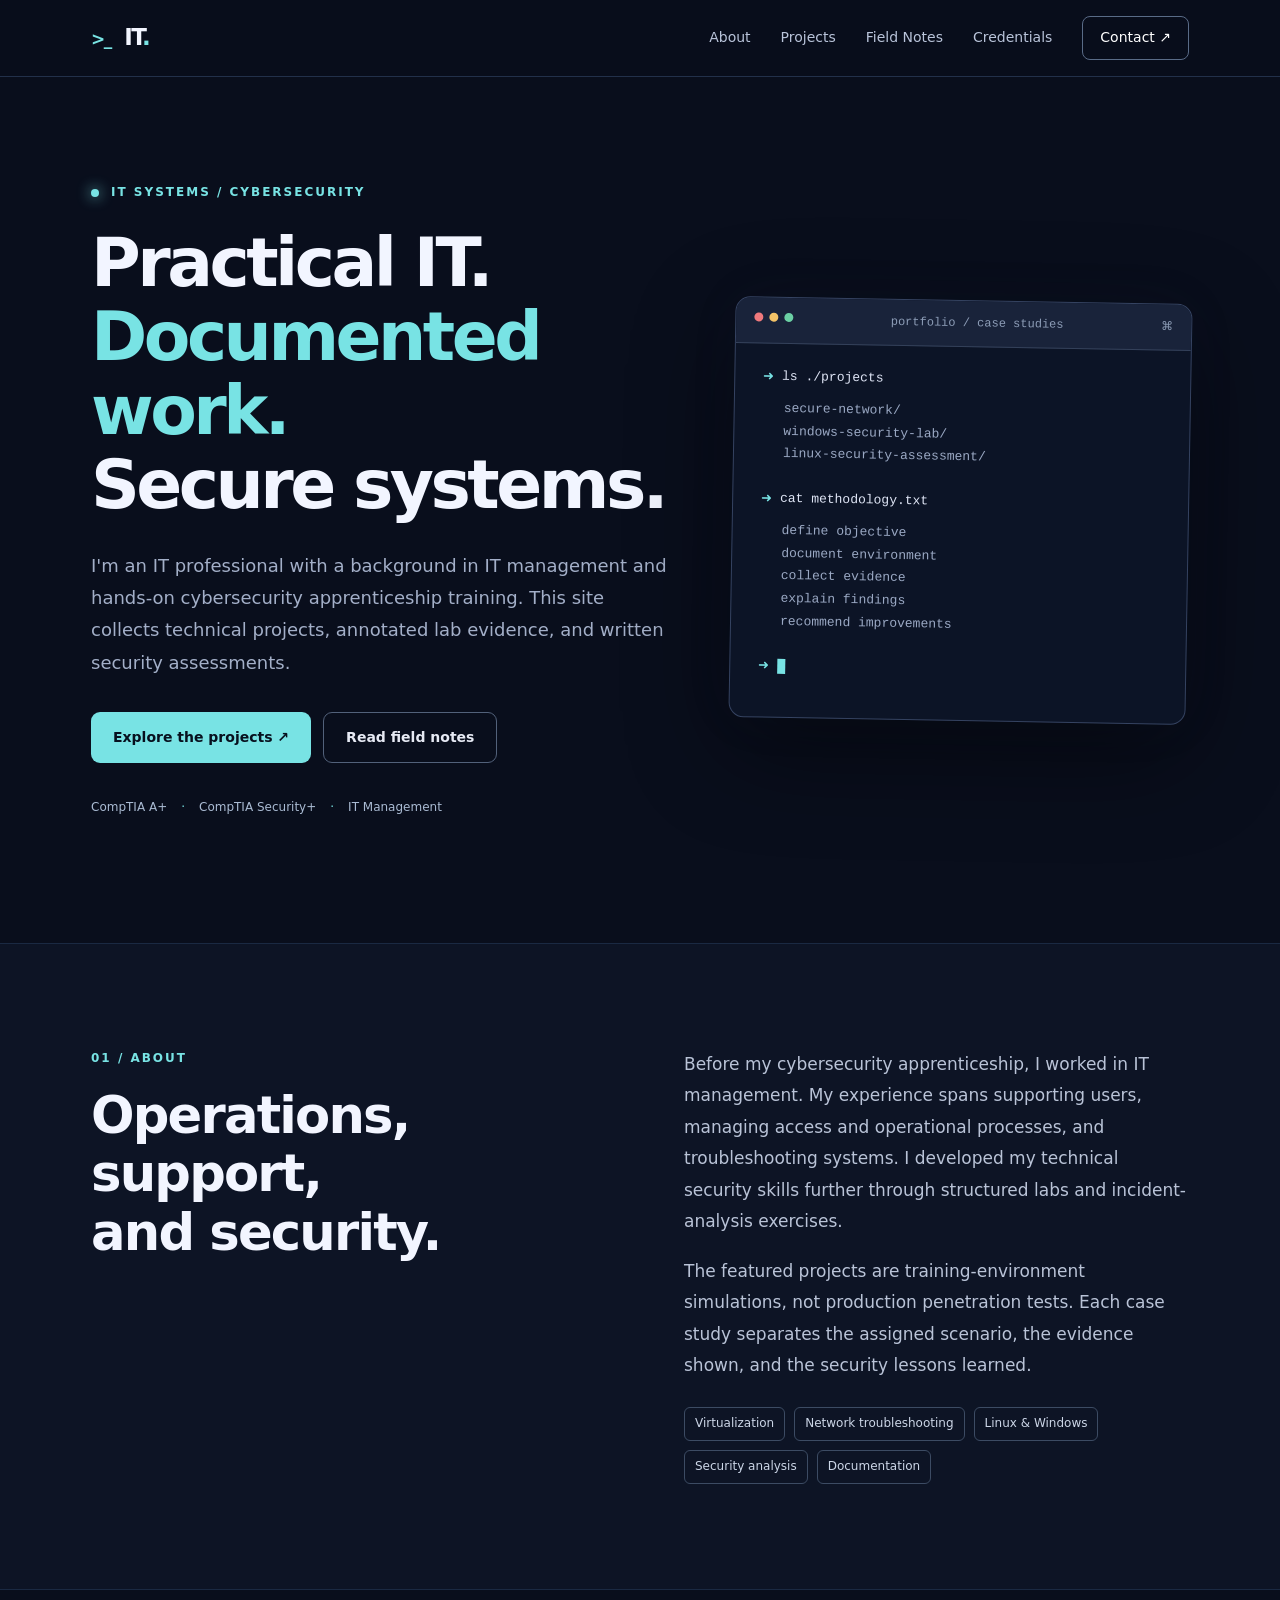
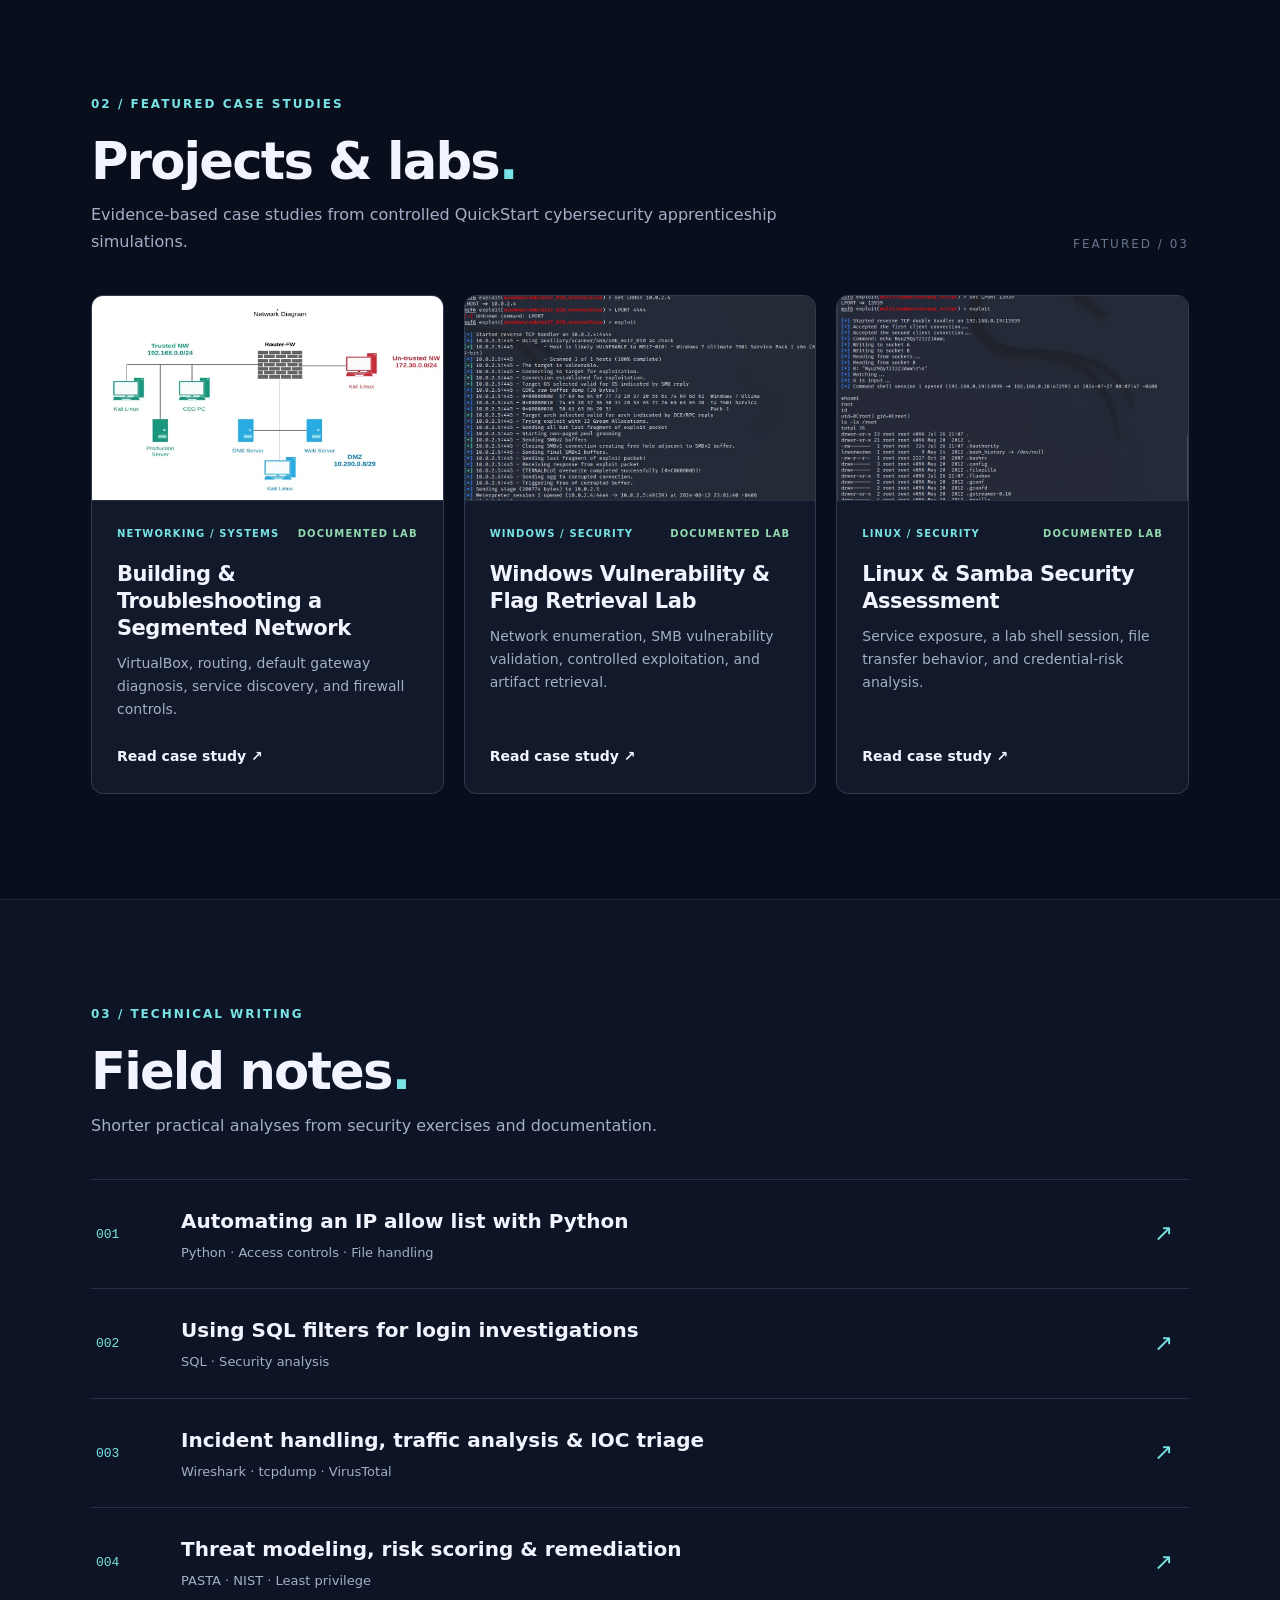
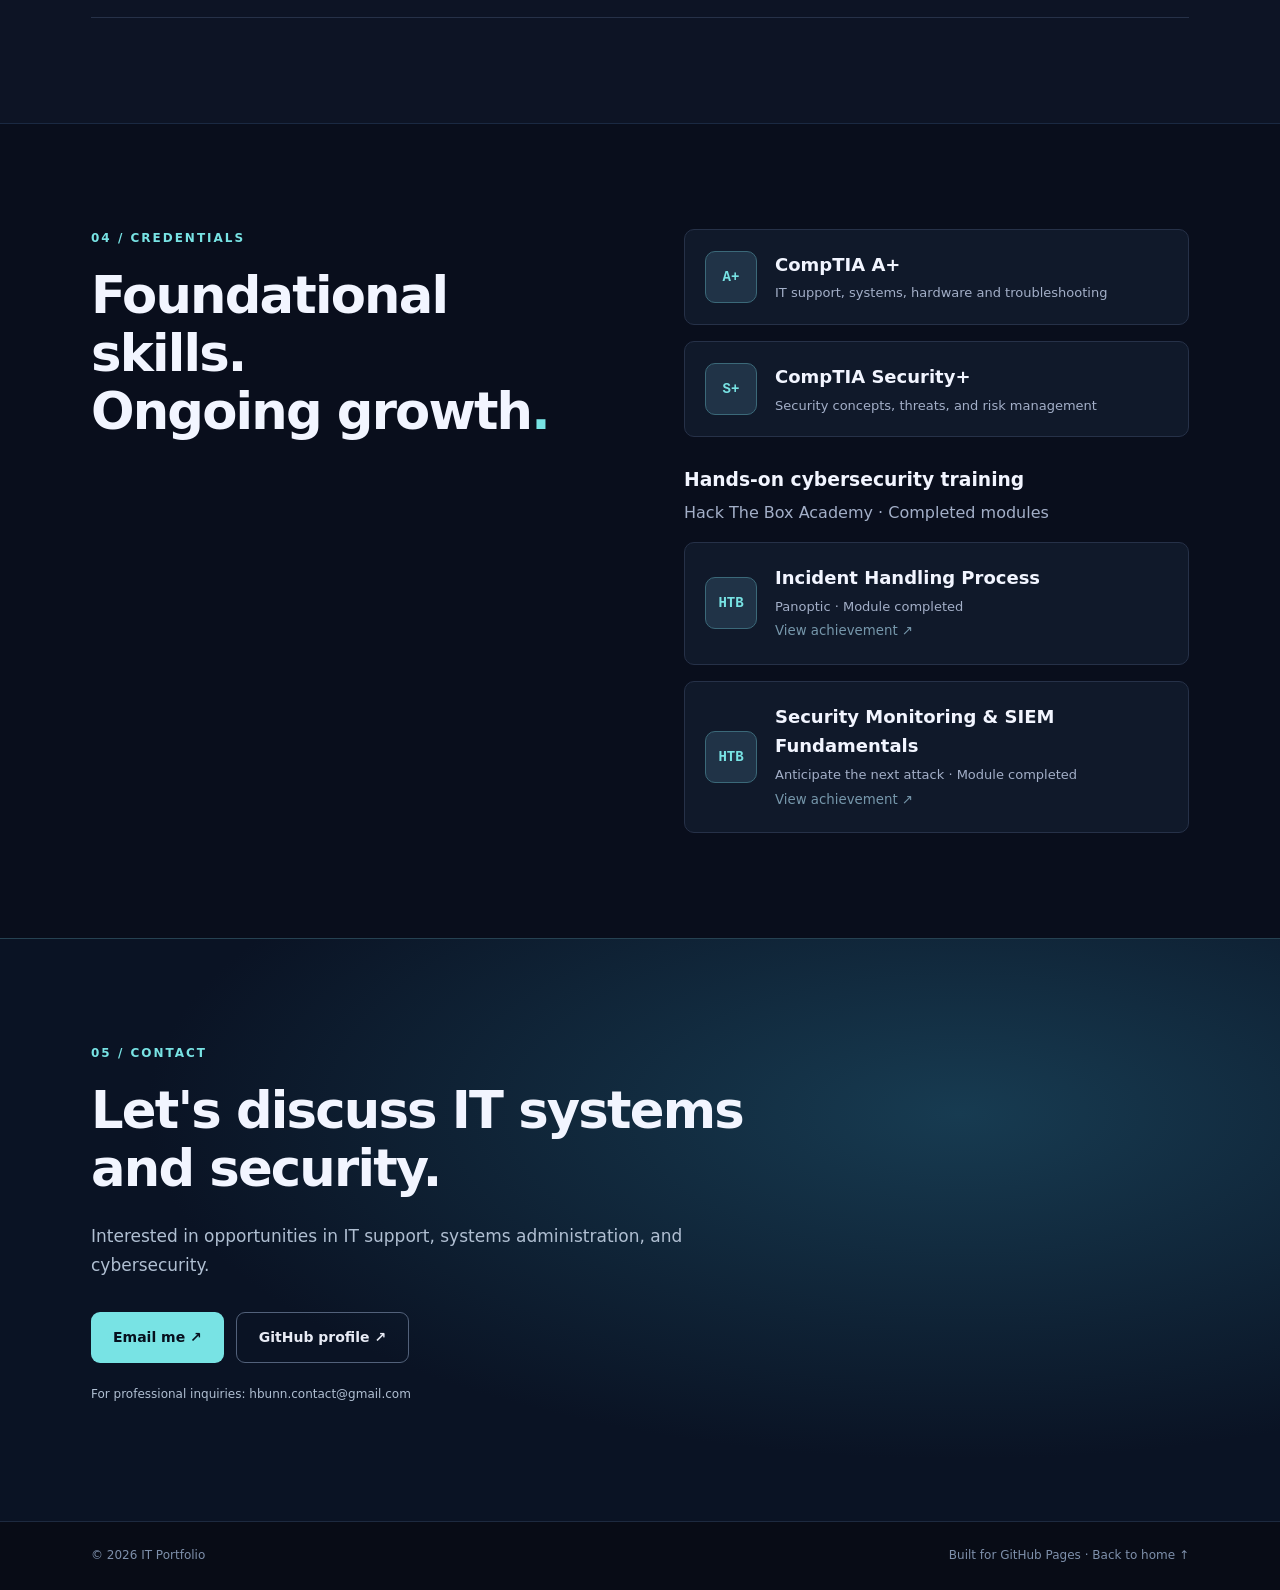
<file: index.html>
<!doctype html><html lang="en"><head><meta charset="utf-8"><meta name="viewport" content="width=device-width,initial-scale=1"><meta name="theme-color" content="#090e1c"><meta name="description" content="IT systems administration and cybersecurity lab portfolio."><title>IT & Cybersecurity Portfolio | IT Portfolio</title><link rel="stylesheet" href="styles.css"></head><body><a href="#main" class="skip">Skip to content</a><header class="site-header"><div class="wrap nav"><a class="logo" href="index.html"><span class="logo-icon">&gt;_</span> IT<span class="dot">.</span></a><button id="menuButton" class="menu-toggle" aria-expanded="false" aria-controls="navLinks">Menu ☰</button><nav id="navLinks" aria-label="Main navigation"><a href="index.html#about">About</a><a href="index.html#projects">Projects</a><a href="index.html#writing">Field Notes</a><a href="index.html#credentials">Credentials</a><a class="nav-contact" href="index.html#contact">Contact ↗</a></nav></div></header><main id="main"><section class="hero wrap" id="home"><div class="eyebrow"><span class="live-dot"></span> IT SYSTEMS / CYBERSECURITY</div><div class="hero-grid"><div><h1>Practical IT.<br><span class="gradient">Documented work.</span><br>Secure systems.</h1><p class="intro">I'm an IT professional with a background in IT management and hands-on cybersecurity apprenticeship training. This site collects technical projects, annotated lab evidence, and written security assessments.</p><div class="actions"><a class="button primary" href="#projects">Explore the projects ↗</a><a class="button secondary" href="#writing">Read field notes</a></div><div class="hero-meta"><span>CompTIA A+</span><span>CompTIA Security+</span><span>IT Management</span></div></div><div class="terminal"><div class="terminal-bar"><span class="circles"><i></i><i></i><i></i></span><span>portfolio / case studies</span><span>⌘</span></div><div class="terminal-body"><p><span class="prompt">➜</span> <span class="cmd">ls ./projects</span></p><p class="output folders">secure-network/<br>windows-security-lab/<br>linux-security-assessment/</p><p><span class="prompt">➜</span> <span class="cmd">cat methodology.txt</span></p><p class="output">define objective<br>document environment<br>collect evidence<br>explain findings<br>recommend improvements</p><p><span class="prompt">➜</span> <span class="cursor"></span></p></div></div></div></section>
<section class="section alt" id="about"><div class="wrap section-layout"><div><div class="kicker">01 / ABOUT</div><h2>Operations, support,<br>and security.</h2></div><div class="body-copy"><p>Before my cybersecurity apprenticeship, I worked in IT management. My experience spans supporting users, managing access and operational processes, and troubleshooting systems. I developed my technical security skills further through structured labs and incident-analysis exercises.</p><p>The featured projects are training-environment simulations, not production penetration tests. Each case study separates the assigned scenario, the evidence shown, and the security lessons learned.</p><div class="pill-row"><span>Virtualization</span><span>Network troubleshooting</span><span>Linux & Windows</span><span>Security analysis</span><span>Documentation</span></div></div></div></section>
<section class="section" id="projects"><div class="wrap"><div class="section-top"><div><div class="kicker">02 / FEATURED CASE STUDIES</div><h2>Projects & labs<span class="dot">.</span></h2><p class="muted">Evidence-based case studies from controlled QuickStart cybersecurity apprenticeship simulations.</p></div><span class="section-index">FEATURED / 03</span></div><div class="card-grid">
<a class="project-card" href="projects-secure-network.html" aria-label="Read case study: Building and Troubleshooting a Segmented Network"><div class="card-image-link"><img src="assets-segmented-lab-network.webp" alt="Segmented trusted DMZ and untrusted lab network diagram" loading="lazy"></div><div class="card-content"><div class="tag-row"><span>NETWORKING / SYSTEMS</span><span class="done">DOCUMENTED LAB</span></div><h3>Building & Troubleshooting a Segmented Network</h3><p>VirtualBox, routing, default gateway diagnosis, service discovery, and firewall controls.</p><span class="text-link">Read case study ↗</span></div></a>
<a class="project-card" href="projects-windows-security-lab.html" aria-label="Read case study: Windows Vulnerability and Flag Retrieval Lab"><div class="card-image-link"><img src="assets-windows-lab-poster.webp" alt="Windows security simulation presentation recording" loading="lazy"></div><div class="card-content"><div class="tag-row"><span>WINDOWS / SECURITY</span><span class="done">DOCUMENTED LAB</span></div><h3>Windows Vulnerability & Flag Retrieval Lab</h3><p>Network enumeration, SMB vulnerability validation, controlled exploitation, and artifact retrieval.</p><span class="text-link">Read case study ↗</span></div></a>
<a class="project-card" href="projects-linux-security-assessment.html" aria-label="Read case study: Linux and Samba Security Assessment"><div class="card-image-link"><img src="assets-samba-session.webp" alt="Metasploit shell output from controlled Samba lab" loading="lazy"></div><div class="card-content"><div class="tag-row"><span>LINUX / SECURITY</span><span class="done">DOCUMENTED LAB</span></div><h3>Linux & Samba Security Assessment</h3><p>Service exposure, a lab shell session, file transfer behavior, and credential-risk analysis.</p><span class="text-link">Read case study ↗</span></div></a>
</div></div></section>
<section class="section alt" id="writing"><div class="wrap"><div class="section-top"><div><div class="kicker">03 / TECHNICAL WRITING</div><h2>Field notes<span class="dot">.</span></h2><p class="muted">Shorter practical analyses from security exercises and documentation.</p></div></div><div class="notes-list">
<a href="notes-python-allowlist.html"><span class="note-number">001</span><span class="note-title">Automating an IP allow list with Python<small>Python · Access controls · File handling</small></span><span class="arrow">↗</span></a>
<a href="notes-sql-investigations.html"><span class="note-number">002</span><span class="note-title">Using SQL filters for login investigations<small>SQL · Security analysis</small></span><span class="arrow">↗</span></a>
<a href="notes-incident-response.html"><span class="note-number">003</span><span class="note-title">Incident handling, traffic analysis & IOC triage<small>Wireshark · tcpdump · VirusTotal</small></span><span class="arrow">↗</span></a>
<a href="notes-risk-assessment.html"><span class="note-number">004</span><span class="note-title">Threat modeling, risk scoring & remediation<small>PASTA · NIST · Least privilege</small></span><span class="arrow">↗</span></a>
</div></div></section>
<section class="section" id="credentials"><div class="wrap section-layout"><div><div class="kicker">04 / CREDENTIALS</div><h2>Foundational skills.<br>Ongoing growth<span class="dot">.</span></h2></div><div class="credential-stack"><div class="credential"><div class="credential-icon">A+</div><div><h3>CompTIA A+</h3><p>IT support, systems, hardware and troubleshooting</p></div></div><div class="credential"><div class="credential-icon">S+</div><div><h3>CompTIA Security+</h3><p>Security concepts, threats, and risk management</p></div></div><div style="margin:12px 0 0"><h3 style="margin:0 0 4px">Hands-on cybersecurity training</h3><p class="muted">Hack The Box Academy · Completed modules</p></div><a class="credential" href="https://academy.hackthebox.com/achievement/badge/044e7779-e056-11f1-8591-0affe7dfeb45" target="_blank" rel="noopener noreferrer" aria-label="View Incident Handling Process achievement"><div class="credential-icon">HTB</div><div><h3>Incident Handling Process</h3><p>Panoptic · Module completed</p><small>View achievement ↗</small></div></a><a class="credential" href="https://academy.hackthebox.com/achievement/badge/7e8e961b-e2e4-11f1-8591-0affe7dfeb45" target="_blank" rel="noopener noreferrer" aria-label="View Security Monitoring and SIEM Fundamentals achievement"><div class="credential-icon">HTB</div><div><h3>Security Monitoring &amp; SIEM Fundamentals</h3><p>Anticipate the next attack · Module completed</p><small>View achievement ↗</small></div></a></div></div></section>
<section class="section contact-section" id="contact"><div class="wrap"><div class="kicker">05 / CONTACT</div><h2>Let's discuss IT systems<br>and security.</h2><p>Interested in opportunities in IT support, systems administration, and cybersecurity.</p><div class="actions"><a class="button primary" href="mailto:hbunn.contact@gmail.com">Email me ↗</a><a class="button secondary" href="https://github.com/goldenhoneybunn" target="_blank" rel="noopener noreferrer" referrerpolicy="no-referrer">GitHub profile ↗</a></div><p class="contact-note">For professional inquiries: <a href="mailto:hbunn.contact@gmail.com">hbunn.contact@gmail.com</a></p></div></section></main><footer><div class="wrap footer-inner"><span>© <span id="year"></span> IT Portfolio</span><span>Built for GitHub Pages · <a href="index.html">Back to home ↑</a></span></div></footer><script src="script.js"></script></body></html>
</file>
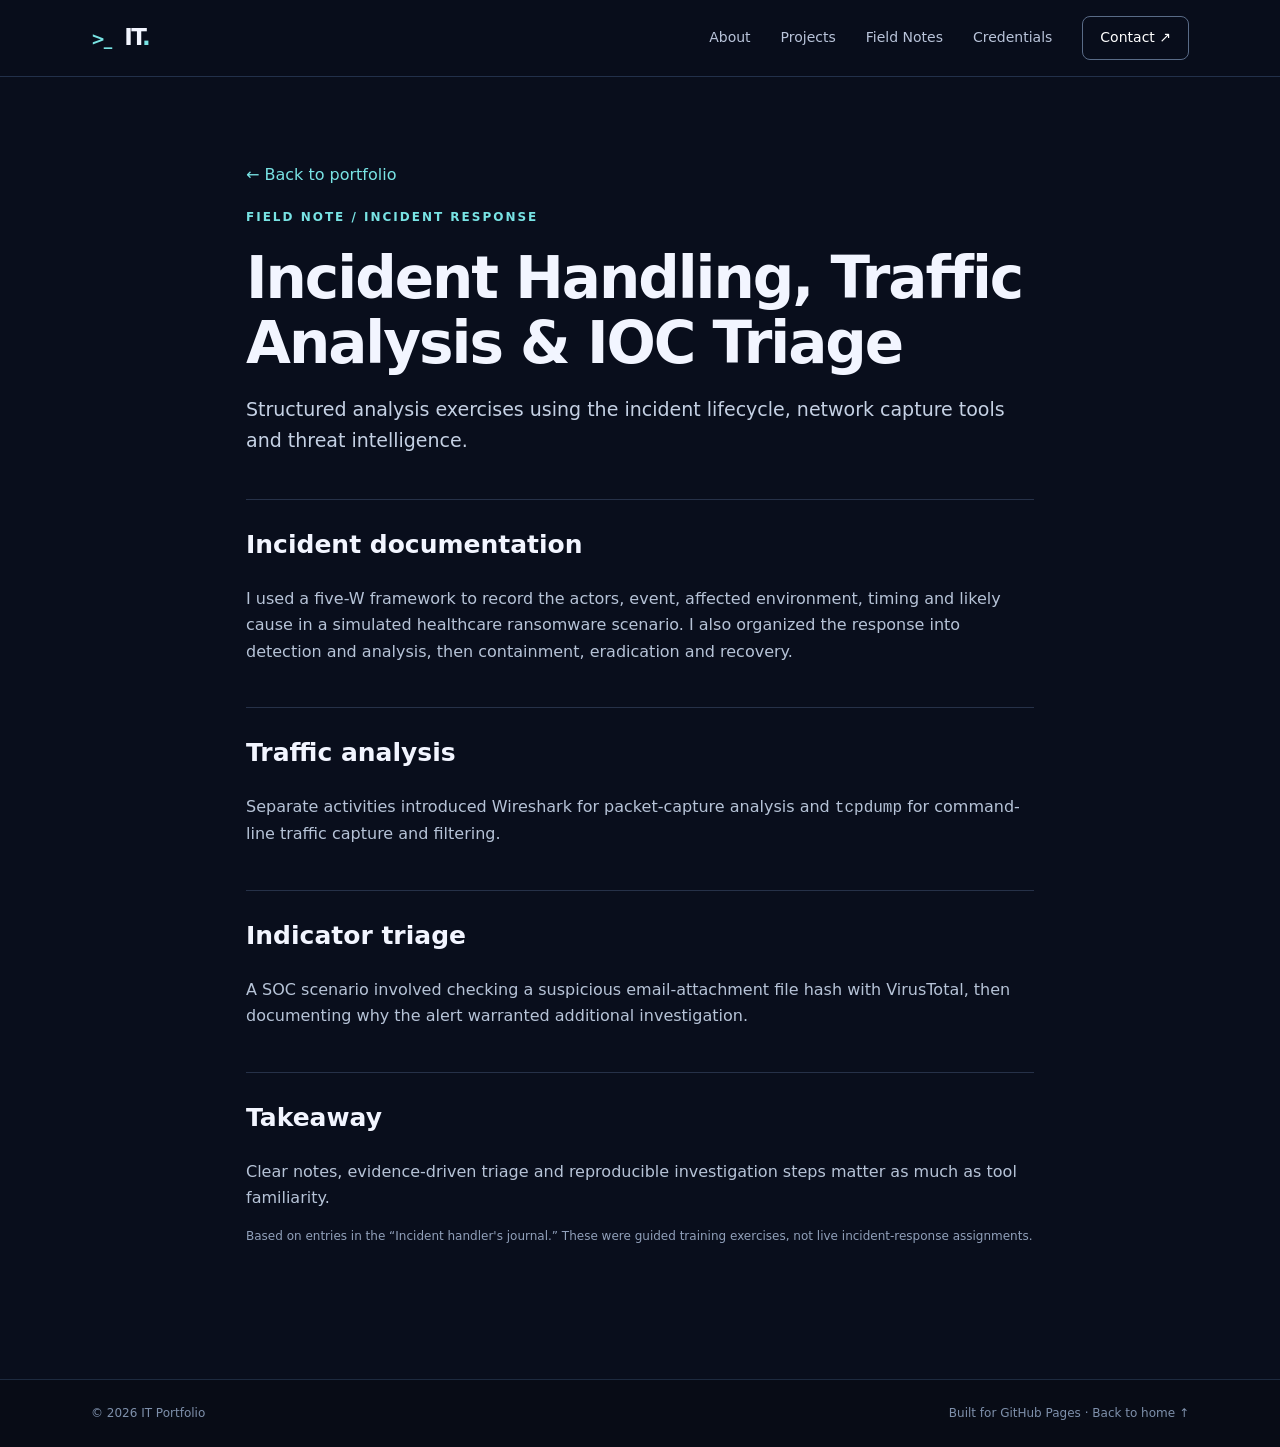
<file: incident-response.html>
<!doctype html><html lang="en"><head><meta charset="utf-8"><meta name="viewport" content="width=device-width,initial-scale=1"><meta name="theme-color" content="#090e1c"><meta name="description" content="IT systems administration and cybersecurity lab portfolio."><title>Incident Handling, Traffic Analysis &amp; IOC Triage | IT Portfolio</title><link rel="stylesheet" href="../styles.css"></head><body><a href="#main" class="skip">Skip to content</a><header class="site-header"><div class="wrap nav"><a class="logo" href="../index.html"><span class="logo-icon">&gt;_</span> IT<span class="dot">.</span></a><button id="menuButton" class="menu-toggle" aria-expanded="false" aria-controls="navLinks">Menu ☰</button><nav id="navLinks" aria-label="Main navigation"><a href="../index.html#about">About</a><a href="../index.html#projects">Projects</a><a href="../index.html#writing">Field Notes</a><a href="../index.html#credentials">Credentials</a><a class="nav-contact" href="../index.html#contact">Contact ↗</a></nav></div></header><main id="main"><article class="article"><a class="back" href="../index.html#projects">← Back to portfolio</a><div class="kicker">FIELD NOTE / INCIDENT RESPONSE</div><h1>Incident Handling, Traffic Analysis &amp; IOC Triage</h1><p class="deck">Structured analysis exercises using the incident lifecycle, network capture tools and threat intelligence.</p><h2>Incident documentation</h2><p>I used a five-W framework to record the actors, event, affected environment, timing and likely cause in a simulated healthcare ransomware scenario. I also organized the response into detection and analysis, then containment, eradication and recovery.</p><h2>Traffic analysis</h2><p>Separate activities introduced Wireshark for packet-capture analysis and <code>tcpdump</code> for command-line traffic capture and filtering.</p><h2>Indicator triage</h2><p>A SOC scenario involved checking a suspicious email-attachment file hash with VirusTotal, then documenting why the alert warranted additional investigation.</p><h2>Takeaway</h2><p>Clear notes, evidence-driven triage and reproducible investigation steps matter as much as tool familiarity.</p><p class="source-note">Based on entries in the “Incident handler's journal.” These were guided training exercises, not live incident-response assignments.</p></article></main><footer><div class="wrap footer-inner"><span>© <span id="year"></span> IT Portfolio</span><span>Built for GitHub Pages · <a href="../index.html">Back to home ↑</a></span></div></footer><script src="../script.js"></script></body></html>
</file>
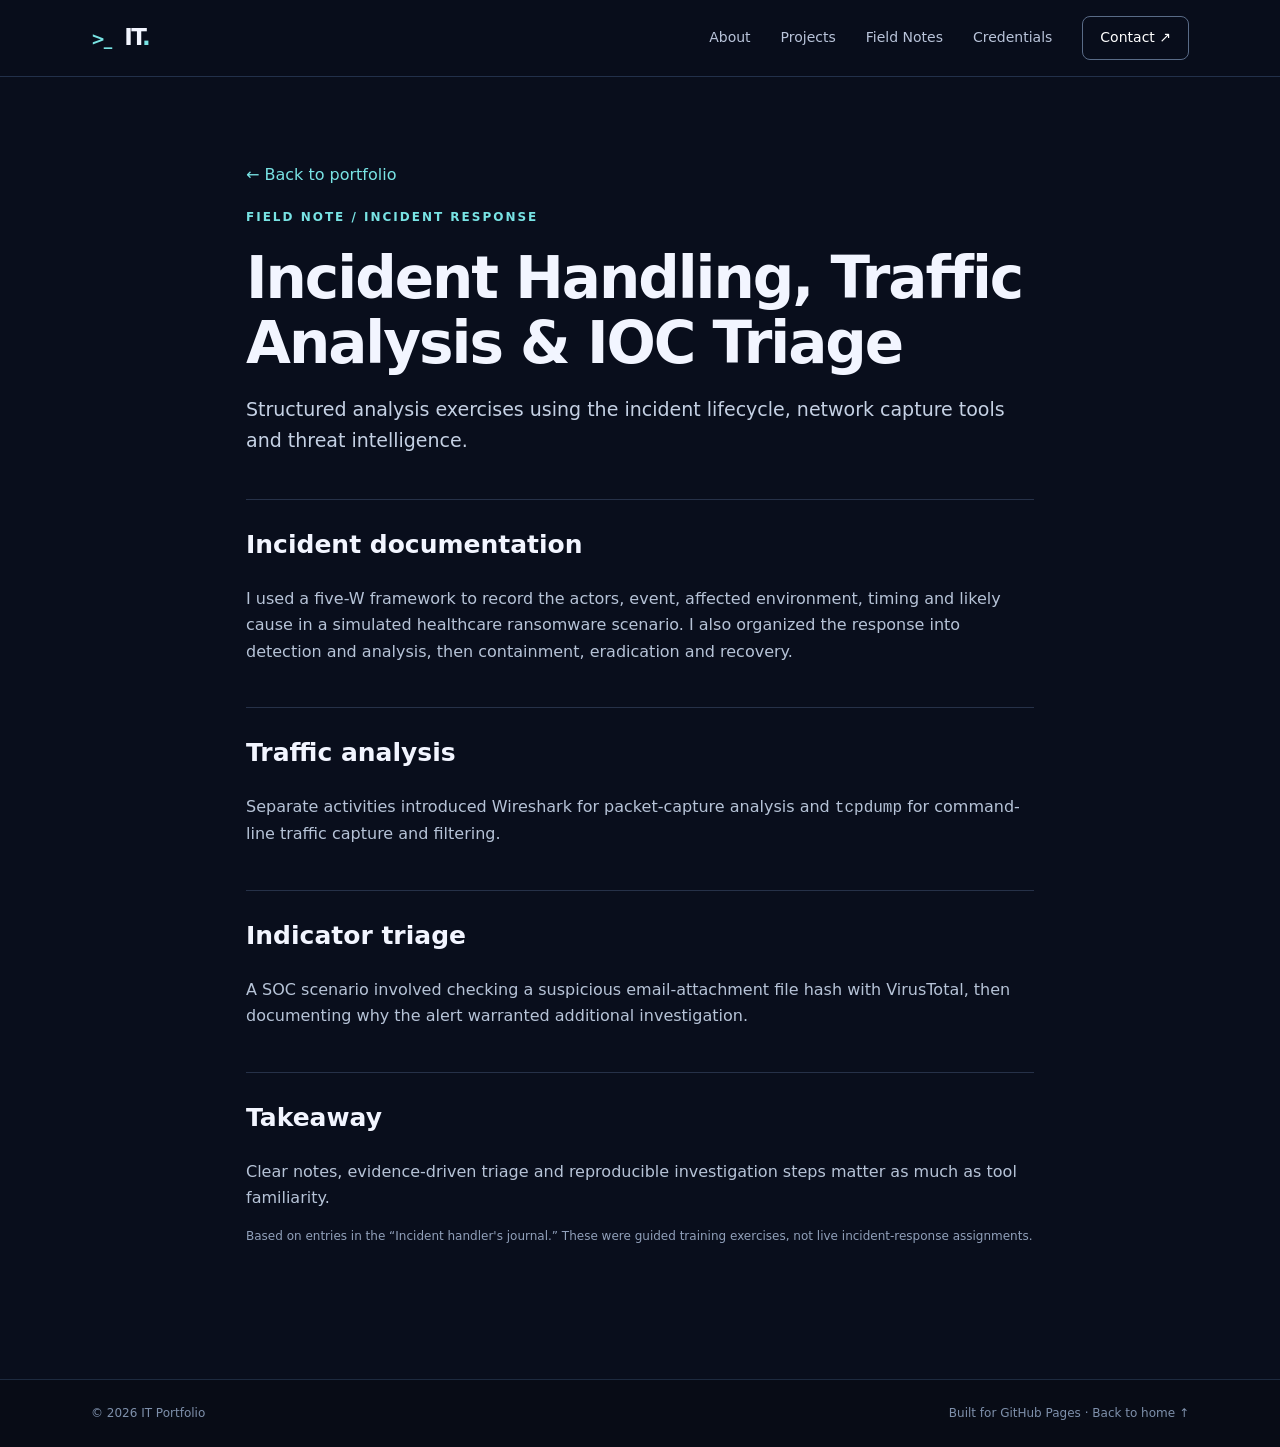
<file: notes-incident-response.html>
<!doctype html><html lang="en"><head><meta charset="utf-8"><meta name="viewport" content="width=device-width,initial-scale=1"><meta name="theme-color" content="#090e1c"><meta name="description" content="IT systems administration and cybersecurity lab portfolio."><title>Incident Handling, Traffic Analysis &amp; IOC Triage | IT Portfolio</title><link rel="stylesheet" href="styles.css"></head><body><a href="#main" class="skip">Skip to content</a><header class="site-header"><div class="wrap nav"><a class="logo" href="index.html"><span class="logo-icon">&gt;_</span> IT<span class="dot">.</span></a><button id="menuButton" class="menu-toggle" aria-expanded="false" aria-controls="navLinks">Menu ☰</button><nav id="navLinks" aria-label="Main navigation"><a href="index.html#about">About</a><a href="index.html#projects">Projects</a><a href="index.html#writing">Field Notes</a><a href="index.html#credentials">Credentials</a><a class="nav-contact" href="index.html#contact">Contact ↗</a></nav></div></header><main id="main"><article class="article"><a class="back" href="index.html#projects">← Back to portfolio</a><div class="kicker">FIELD NOTE / INCIDENT RESPONSE</div><h1>Incident Handling, Traffic Analysis &amp; IOC Triage</h1><p class="deck">Structured analysis exercises using the incident lifecycle, network capture tools and threat intelligence.</p><h2>Incident documentation</h2><p>I used a five-W framework to record the actors, event, affected environment, timing and likely cause in a simulated healthcare ransomware scenario. I also organized the response into detection and analysis, then containment, eradication and recovery.</p><h2>Traffic analysis</h2><p>Separate activities introduced Wireshark for packet-capture analysis and <code>tcpdump</code> for command-line traffic capture and filtering.</p><h2>Indicator triage</h2><p>A SOC scenario involved checking a suspicious email-attachment file hash with VirusTotal, then documenting why the alert warranted additional investigation.</p><h2>Takeaway</h2><p>Clear notes, evidence-driven triage and reproducible investigation steps matter as much as tool familiarity.</p><p class="source-note">Based on entries in the “Incident handler's journal.” These were guided training exercises, not live incident-response assignments.</p></article></main><footer><div class="wrap footer-inner"><span>© <span id="year"></span> IT Portfolio</span><span>Built for GitHub Pages · <a href="index.html">Back to home ↑</a></span></div></footer><script src="script.js"></script></body></html>
</file>
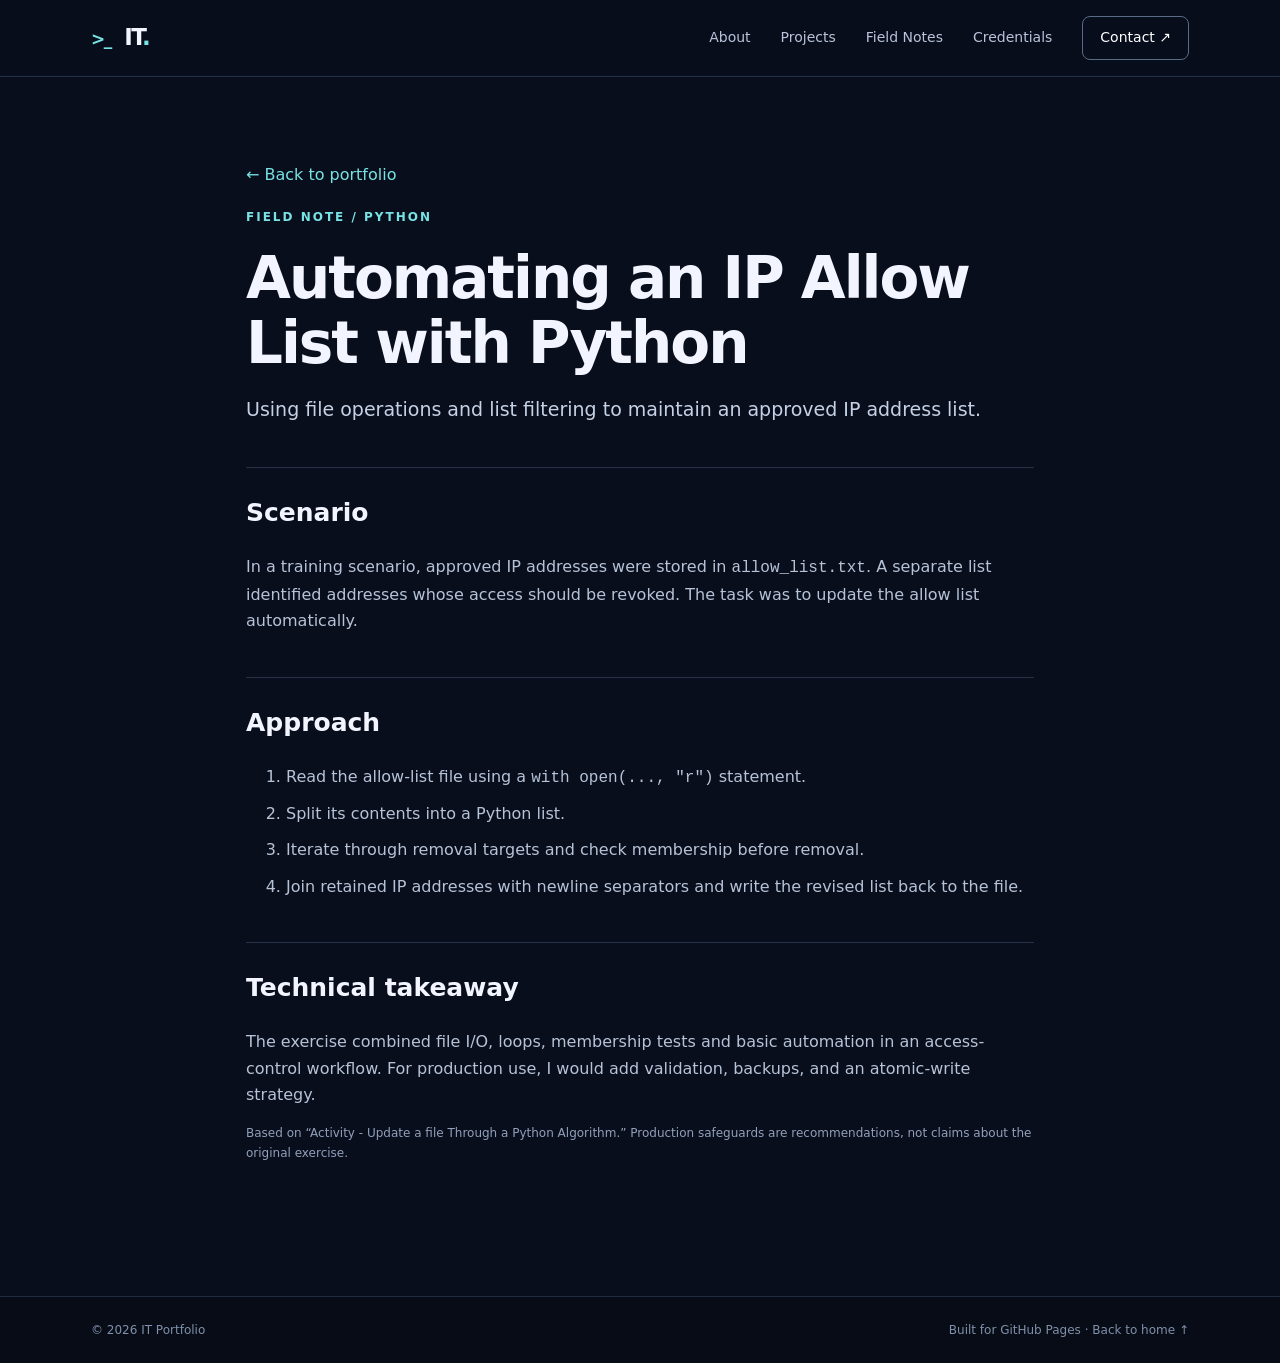
<file: notes-python-allowlist.html>
<!doctype html><html lang="en"><head><meta charset="utf-8"><meta name="viewport" content="width=device-width,initial-scale=1"><meta name="theme-color" content="#090e1c"><meta name="description" content="IT systems administration and cybersecurity lab portfolio."><title>Automating an IP Allow List with Python | IT Portfolio</title><link rel="stylesheet" href="styles.css"></head><body><a href="#main" class="skip">Skip to content</a><header class="site-header"><div class="wrap nav"><a class="logo" href="index.html"><span class="logo-icon">&gt;_</span> IT<span class="dot">.</span></a><button id="menuButton" class="menu-toggle" aria-expanded="false" aria-controls="navLinks">Menu ☰</button><nav id="navLinks" aria-label="Main navigation"><a href="index.html#about">About</a><a href="index.html#projects">Projects</a><a href="index.html#writing">Field Notes</a><a href="index.html#credentials">Credentials</a><a class="nav-contact" href="index.html#contact">Contact ↗</a></nav></div></header><main id="main"><article class="article"><a class="back" href="index.html#projects">← Back to portfolio</a><div class="kicker">FIELD NOTE / PYTHON</div><h1>Automating an IP Allow List with Python</h1><p class="deck">Using file operations and list filtering to maintain an approved IP address list.</p><h2>Scenario</h2><p>In a training scenario, approved IP addresses were stored in <code>allow_list.txt</code>. A separate list identified addresses whose access should be revoked. The task was to update the allow list automatically.</p><h2>Approach</h2><ol><li>Read the allow-list file using a <code>with open(..., "r")</code> statement.</li><li>Split its contents into a Python list.</li><li>Iterate through removal targets and check membership before removal.</li><li>Join retained IP addresses with newline separators and write the revised list back to the file.</li></ol><h2>Technical takeaway</h2><p>The exercise combined file I/O, loops, membership tests and basic automation in an access-control workflow. For production use, I would add validation, backups, and an atomic-write strategy.</p><p class="source-note">Based on “Activity - Update a file Through a Python Algorithm.” Production safeguards are recommendations, not claims about the original exercise.</p></article></main><footer><div class="wrap footer-inner"><span>© <span id="year"></span> IT Portfolio</span><span>Built for GitHub Pages · <a href="index.html">Back to home ↑</a></span></div></footer><script src="script.js"></script></body></html>
</file>
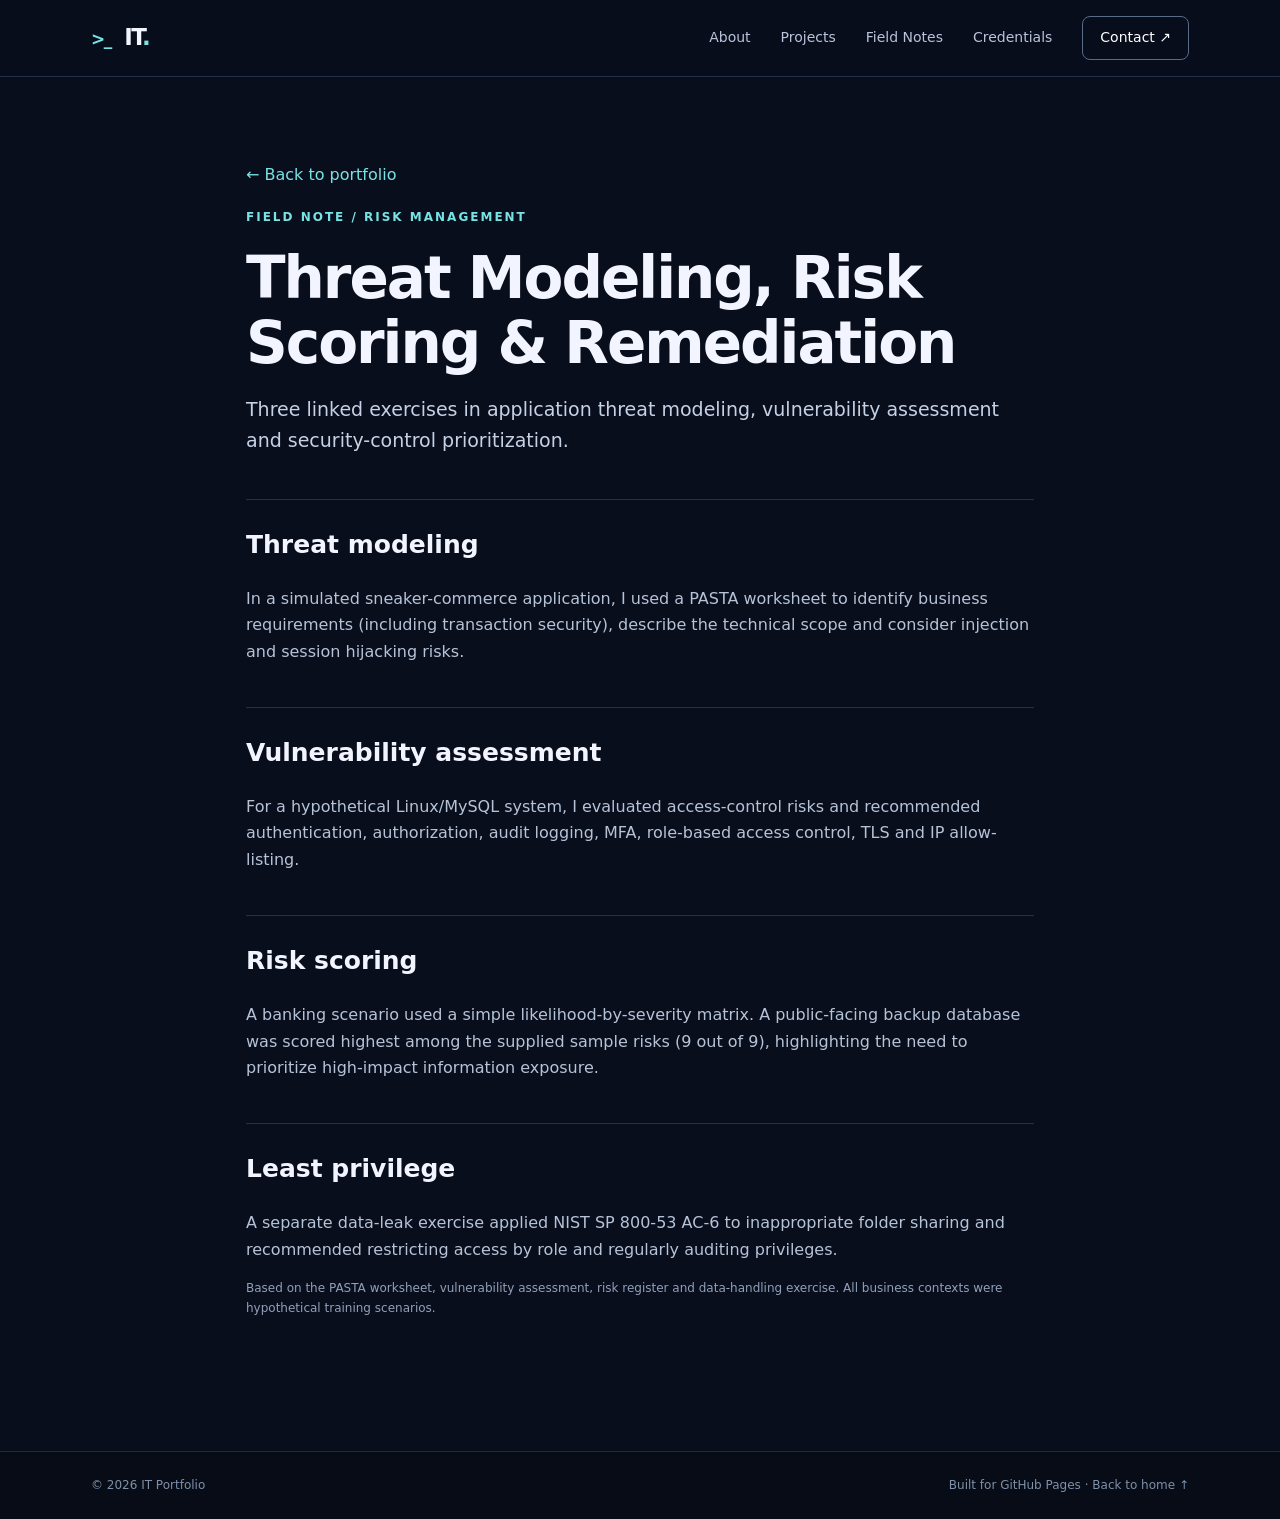
<file: notes-risk-assessment.html>
<!doctype html><html lang="en"><head><meta charset="utf-8"><meta name="viewport" content="width=device-width,initial-scale=1"><meta name="theme-color" content="#090e1c"><meta name="description" content="IT systems administration and cybersecurity lab portfolio."><title>Threat Modeling, Risk Scoring &amp; Remediation | IT Portfolio</title><link rel="stylesheet" href="styles.css"></head><body><a href="#main" class="skip">Skip to content</a><header class="site-header"><div class="wrap nav"><a class="logo" href="index.html"><span class="logo-icon">&gt;_</span> IT<span class="dot">.</span></a><button id="menuButton" class="menu-toggle" aria-expanded="false" aria-controls="navLinks">Menu ☰</button><nav id="navLinks" aria-label="Main navigation"><a href="index.html#about">About</a><a href="index.html#projects">Projects</a><a href="index.html#writing">Field Notes</a><a href="index.html#credentials">Credentials</a><a class="nav-contact" href="index.html#contact">Contact ↗</a></nav></div></header><main id="main"><article class="article"><a class="back" href="index.html#projects">← Back to portfolio</a><div class="kicker">FIELD NOTE / RISK MANAGEMENT</div><h1>Threat Modeling, Risk Scoring &amp; Remediation</h1><p class="deck">Three linked exercises in application threat modeling, vulnerability assessment and security-control prioritization.</p><h2>Threat modeling</h2><p>In a simulated sneaker-commerce application, I used a PASTA worksheet to identify business requirements (including transaction security), describe the technical scope and consider injection and session hijacking risks.</p><h2>Vulnerability assessment</h2><p>For a hypothetical Linux/MySQL system, I evaluated access-control risks and recommended authentication, authorization, audit logging, MFA, role-based access control, TLS and IP allow-listing.</p><h2>Risk scoring</h2><p>A banking scenario used a simple likelihood-by-severity matrix. A public-facing backup database was scored highest among the supplied sample risks (9 out of 9), highlighting the need to prioritize high-impact information exposure.</p><h2>Least privilege</h2><p>A separate data-leak exercise applied NIST SP 800-53 AC-6 to inappropriate folder sharing and recommended restricting access by role and regularly auditing privileges.</p><p class="source-note">Based on the PASTA worksheet, vulnerability assessment, risk register and data-handling exercise. All business contexts were hypothetical training scenarios.</p></article></main><footer><div class="wrap footer-inner"><span>© <span id="year"></span> IT Portfolio</span><span>Built for GitHub Pages · <a href="index.html">Back to home ↑</a></span></div></footer><script src="script.js"></script></body></html>
</file>
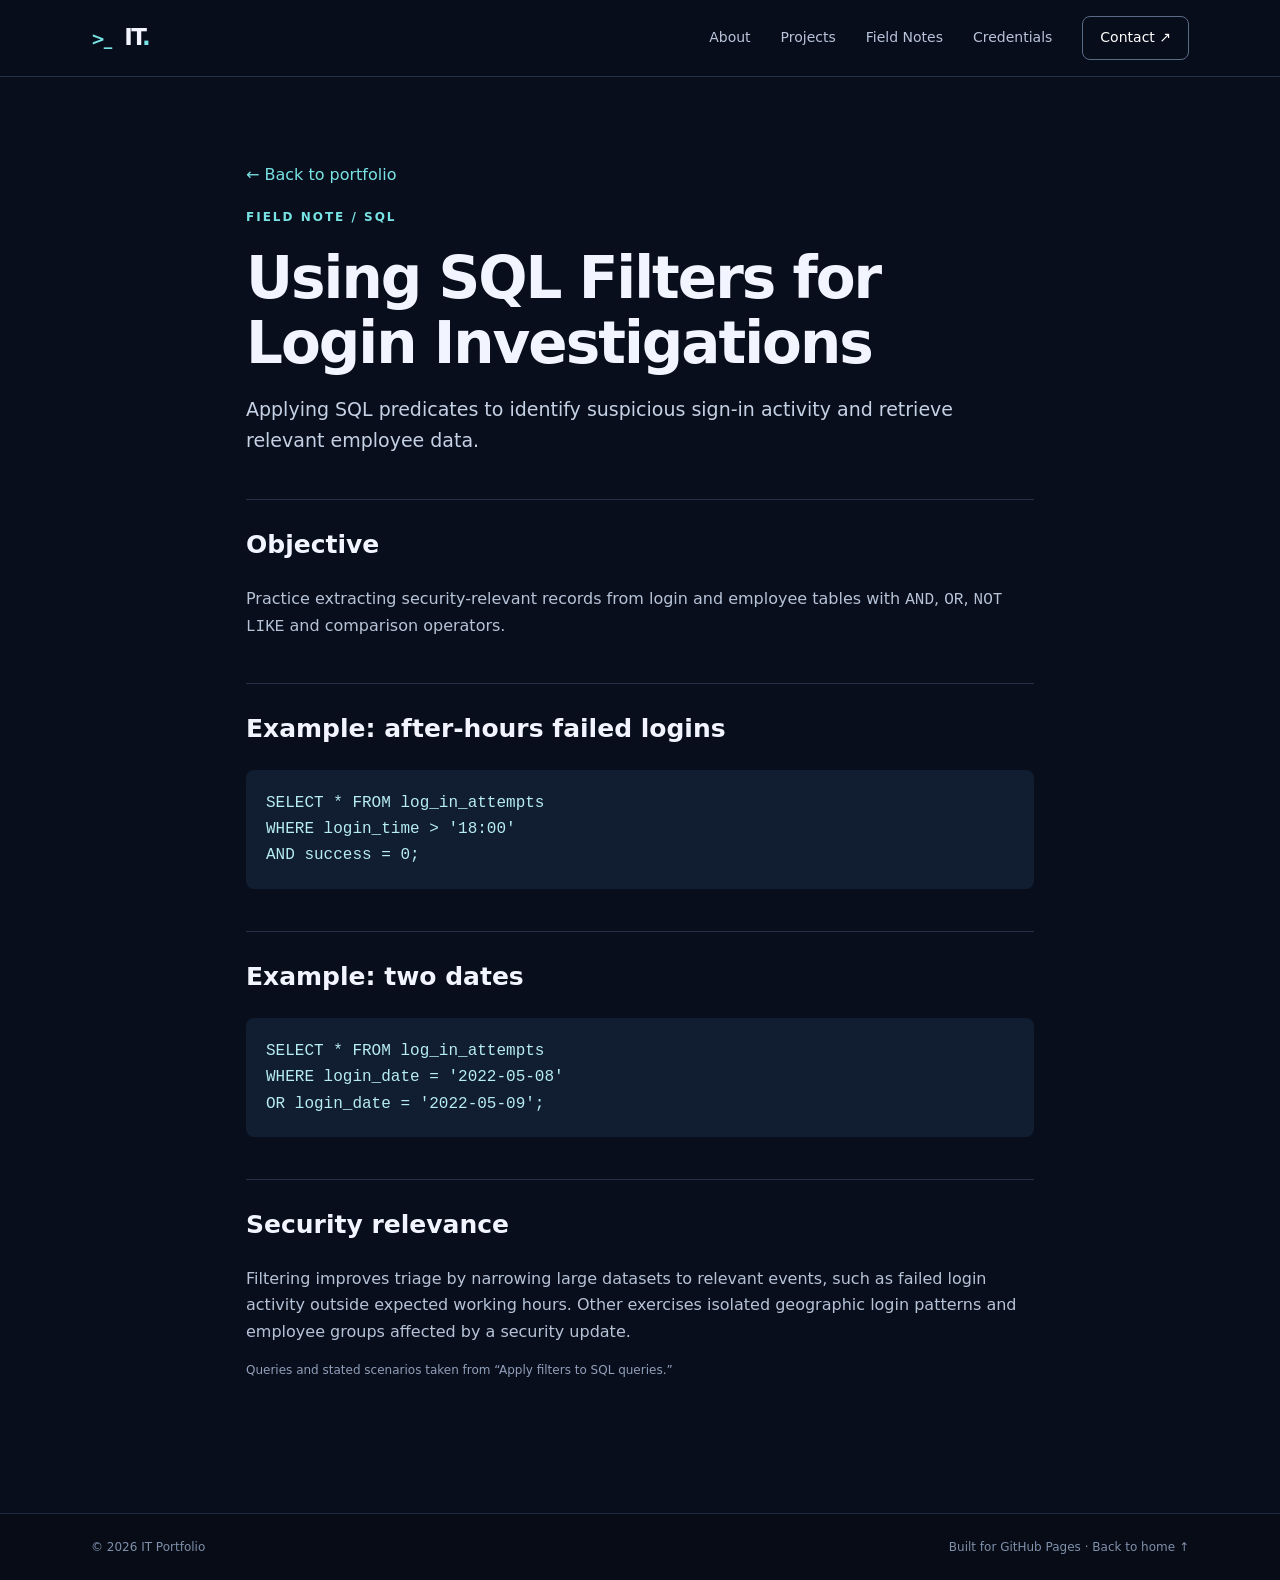
<file: notes-sql-investigations.html>
<!doctype html><html lang="en"><head><meta charset="utf-8"><meta name="viewport" content="width=device-width,initial-scale=1"><meta name="theme-color" content="#090e1c"><meta name="description" content="IT systems administration and cybersecurity lab portfolio."><title>Using SQL Filters for Login Investigations | IT Portfolio</title><link rel="stylesheet" href="styles.css"></head><body><a href="#main" class="skip">Skip to content</a><header class="site-header"><div class="wrap nav"><a class="logo" href="index.html"><span class="logo-icon">&gt;_</span> IT<span class="dot">.</span></a><button id="menuButton" class="menu-toggle" aria-expanded="false" aria-controls="navLinks">Menu ☰</button><nav id="navLinks" aria-label="Main navigation"><a href="index.html#about">About</a><a href="index.html#projects">Projects</a><a href="index.html#writing">Field Notes</a><a href="index.html#credentials">Credentials</a><a class="nav-contact" href="index.html#contact">Contact ↗</a></nav></div></header><main id="main"><article class="article"><a class="back" href="index.html#projects">← Back to portfolio</a><div class="kicker">FIELD NOTE / SQL</div><h1>Using SQL Filters for Login Investigations</h1><p class="deck">Applying SQL predicates to identify suspicious sign-in activity and retrieve relevant employee data.</p><h2>Objective</h2><p>Practice extracting security-relevant records from login and employee tables with <code>AND</code>, <code>OR</code>, <code>NOT LIKE</code> and comparison operators.</p><h2>Example: after-hours failed logins</h2><pre><code>SELECT * FROM log_in_attempts
WHERE login_time &gt; '18:00'
AND success = 0;</code></pre><h2>Example: two dates</h2><pre><code>SELECT * FROM log_in_attempts
WHERE login_date = '2022-05-08'
OR login_date = '2022-05-09';</code></pre><h2>Security relevance</h2><p>Filtering improves triage by narrowing large datasets to relevant events, such as failed login activity outside expected working hours. Other exercises isolated geographic login patterns and employee groups affected by a security update.</p><p class="source-note">Queries and stated scenarios taken from “Apply filters to SQL queries.”</p></article></main><footer><div class="wrap footer-inner"><span>© <span id="year"></span> IT Portfolio</span><span>Built for GitHub Pages · <a href="index.html">Back to home ↑</a></span></div></footer><script src="script.js"></script></body></html>
</file>
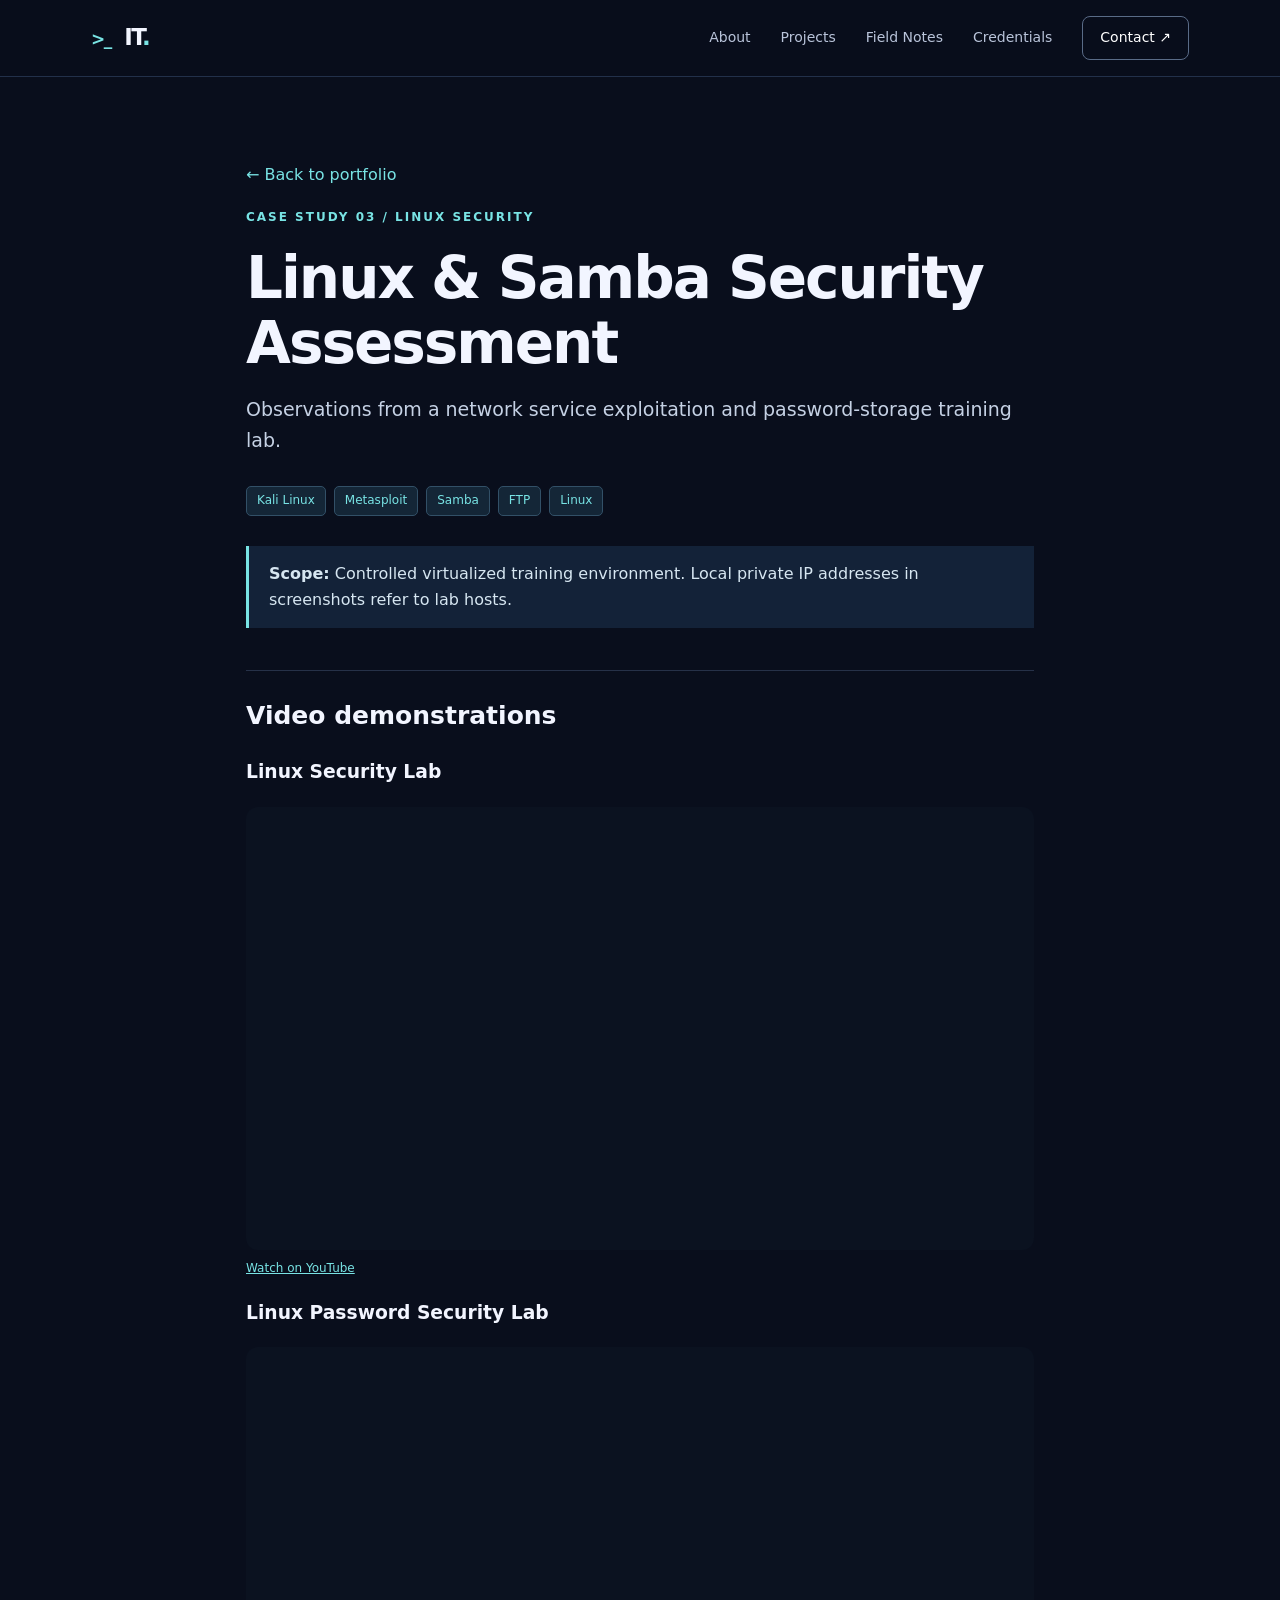
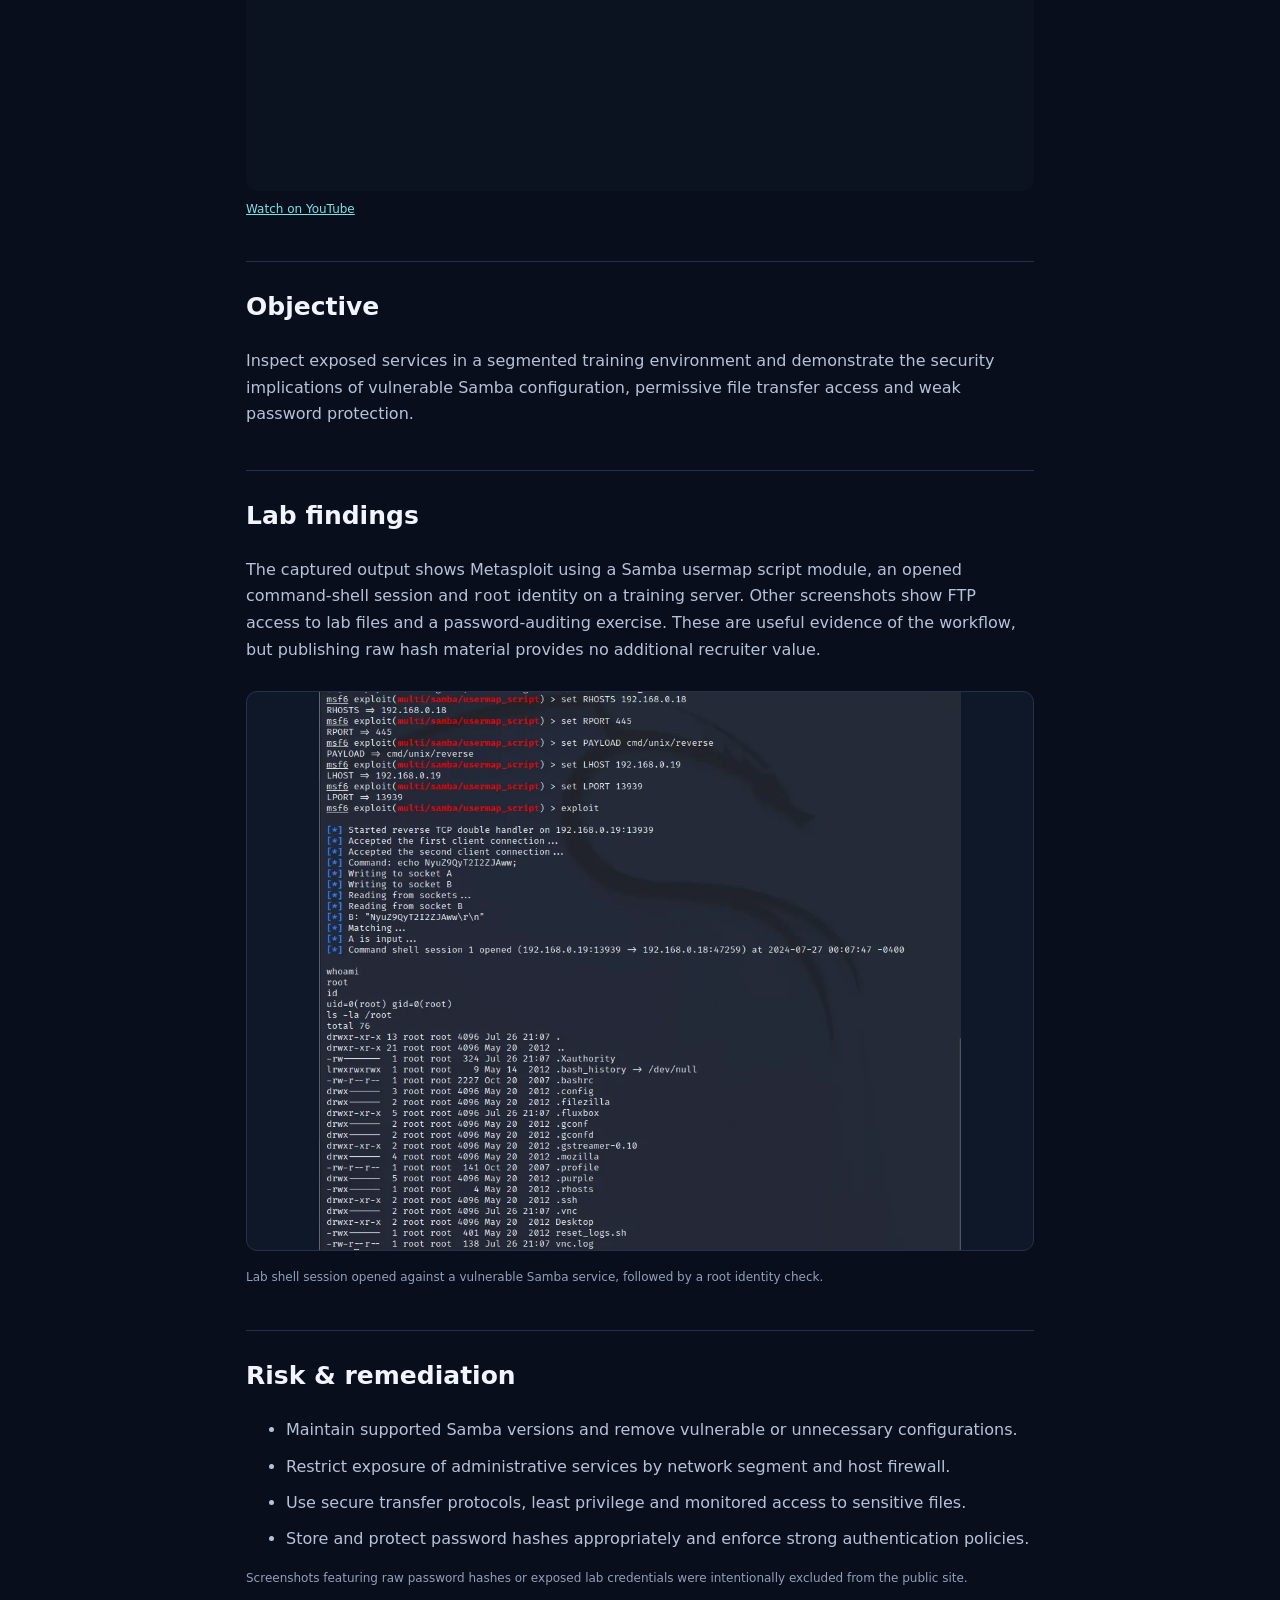
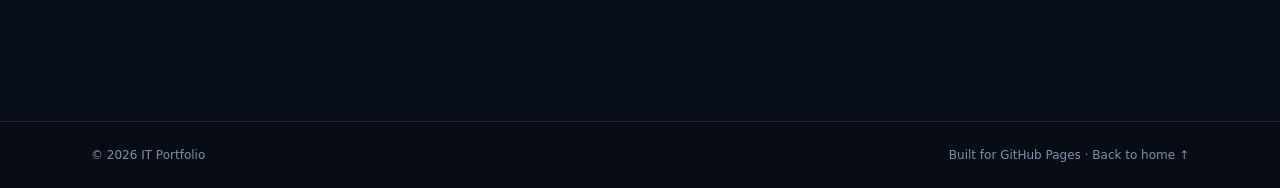
<file: projects-linux-security-assessment.html>
<!doctype html><html lang="en"><head><meta charset="utf-8"><meta name="viewport" content="width=device-width,initial-scale=1"><meta name="theme-color" content="#090e1c"><meta name="description" content="IT systems administration and cybersecurity lab portfolio."><title>Linux &amp; Samba Security Assessment | IT Portfolio</title><link rel="stylesheet" href="styles.css"></head><body><a href="#main" class="skip">Skip to content</a><header class="site-header"><div class="wrap nav"><a class="logo" href="index.html"><span class="logo-icon">&gt;_</span> IT<span class="dot">.</span></a><button id="menuButton" class="menu-toggle" aria-expanded="false" aria-controls="navLinks">Menu ☰</button><nav id="navLinks" aria-label="Main navigation"><a href="index.html#about">About</a><a href="index.html#projects">Projects</a><a href="index.html#writing">Field Notes</a><a href="index.html#credentials">Credentials</a><a class="nav-contact" href="index.html#contact">Contact ↗</a></nav></div></header><main id="main"><article class="article"><a class="back" href="index.html#projects">← Back to portfolio</a><div class="kicker">CASE STUDY 03 / LINUX SECURITY</div><h1>Linux &amp; Samba Security Assessment</h1><p class="deck">Observations from a network service exploitation and password-storage training lab.</p><div class="tag-strip"><span>Kali Linux</span><span>Metasploit</span><span>Samba</span><span>FTP</span><span>Linux</span></div><div class="alert"><strong>Scope:</strong> Controlled virtualized training environment. Local private IP addresses in screenshots refer to lab hosts.</div><section class="case-video" style="margin:2rem 0"><h2>Video demonstrations</h2><h3>Linux Security Lab</h3><div style="width:100%;aspect-ratio:16/9;background:#0b1220;border-radius:12px;overflow:hidden"><iframe src="https://www.youtube-nocookie.com/embed/yNziHH8Kapo" title="Linux Security Lab" loading="lazy" referrerpolicy="strict-origin-when-cross-origin" allow="accelerometer;autoplay;clipboard-write;encrypted-media;gyroscope;picture-in-picture;web-share" allowfullscreen style="width:100%;height:100%;border:0"></iframe></div><p class="video-caption"><a href="https://youtu.be/yNziHH8Kapo" target="_blank" rel="noopener noreferrer">Watch on YouTube</a></p><h3>Linux Password Security Lab</h3><div style="width:100%;aspect-ratio:16/9;background:#0b1220;border-radius:12px;overflow:hidden"><iframe src="https://www.youtube-nocookie.com/embed/p9gUYCZ9yWU" title="Linux Password Security Lab" loading="lazy" referrerpolicy="strict-origin-when-cross-origin" allow="accelerometer;autoplay;clipboard-write;encrypted-media;gyroscope;picture-in-picture;web-share" allowfullscreen style="width:100%;height:100%;border:0"></iframe></div><p class="video-caption"><a href="https://youtu.be/p9gUYCZ9yWU" target="_blank" rel="noopener noreferrer">Watch on YouTube</a></p></section><h2>Objective</h2><p>Inspect exposed services in a segmented training environment and demonstrate the security implications of vulnerable Samba configuration, permissive file transfer access and weak password protection.</p><h2>Lab findings</h2><p>The captured output shows Metasploit using a Samba usermap script module, an opened command-shell session and <code>root</code> identity on a training server. Other screenshots show FTP access to lab files and a password-auditing exercise. These are useful evidence of the workflow, but publishing raw hash material provides no additional recruiter value.</p><figure><img loading="lazy" src="assets-samba-session.webp" alt="Lab shell session opened against a vulnerable Samba service, followed by a root identity check."><figcaption>Lab shell session opened against a vulnerable Samba service, followed by a root identity check.</figcaption></figure><h2>Risk & remediation</h2><ul><li>Maintain supported Samba versions and remove vulnerable or unnecessary configurations.</li><li>Restrict exposure of administrative services by network segment and host firewall.</li><li>Use secure transfer protocols, least privilege and monitored access to sensitive files.</li><li>Store and protect password hashes appropriately and enforce strong authentication policies.</li></ul><p class="source-note">Screenshots featuring raw password hashes or exposed lab credentials were intentionally excluded from the public site.</p></article></main><footer><div class="wrap footer-inner"><span>© <span id="year"></span> IT Portfolio</span><span>Built for GitHub Pages · <a href="index.html">Back to home ↑</a></span></div></footer><script src="script.js"></script></body></html>
</file>
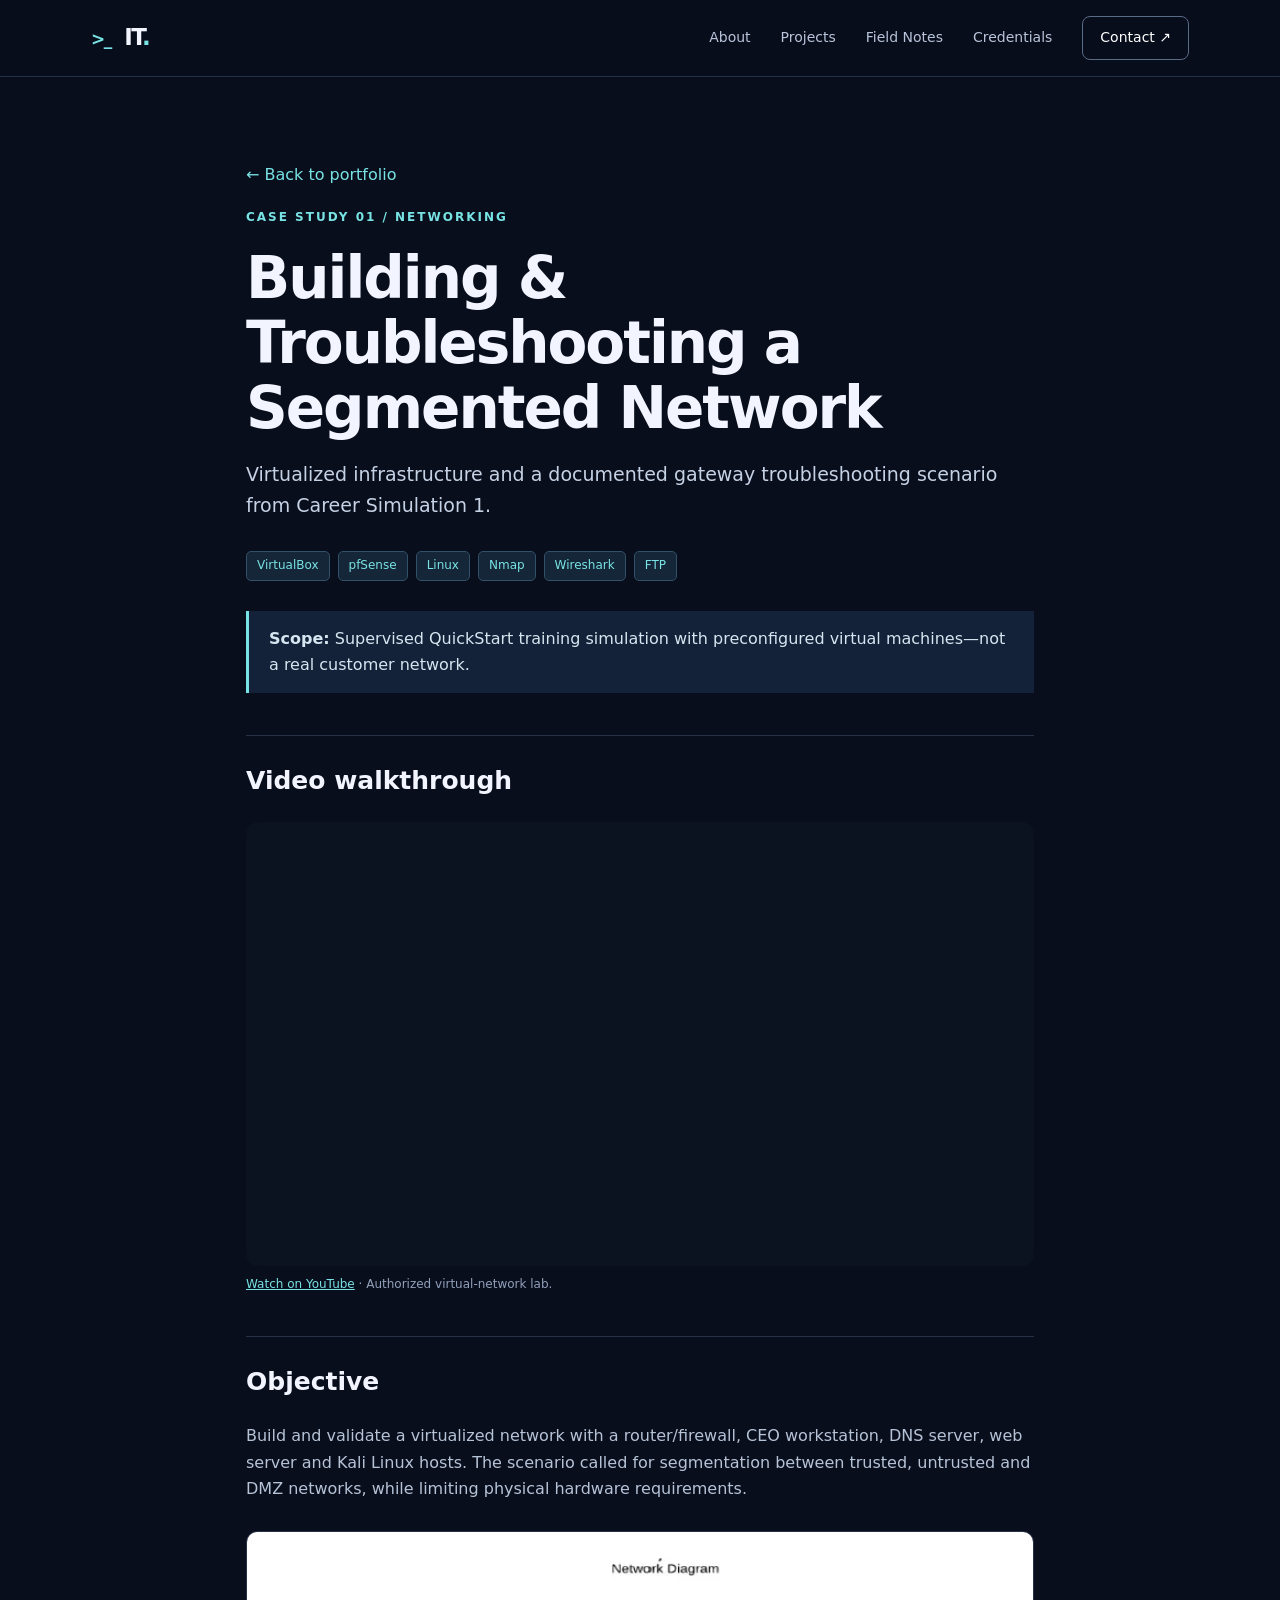
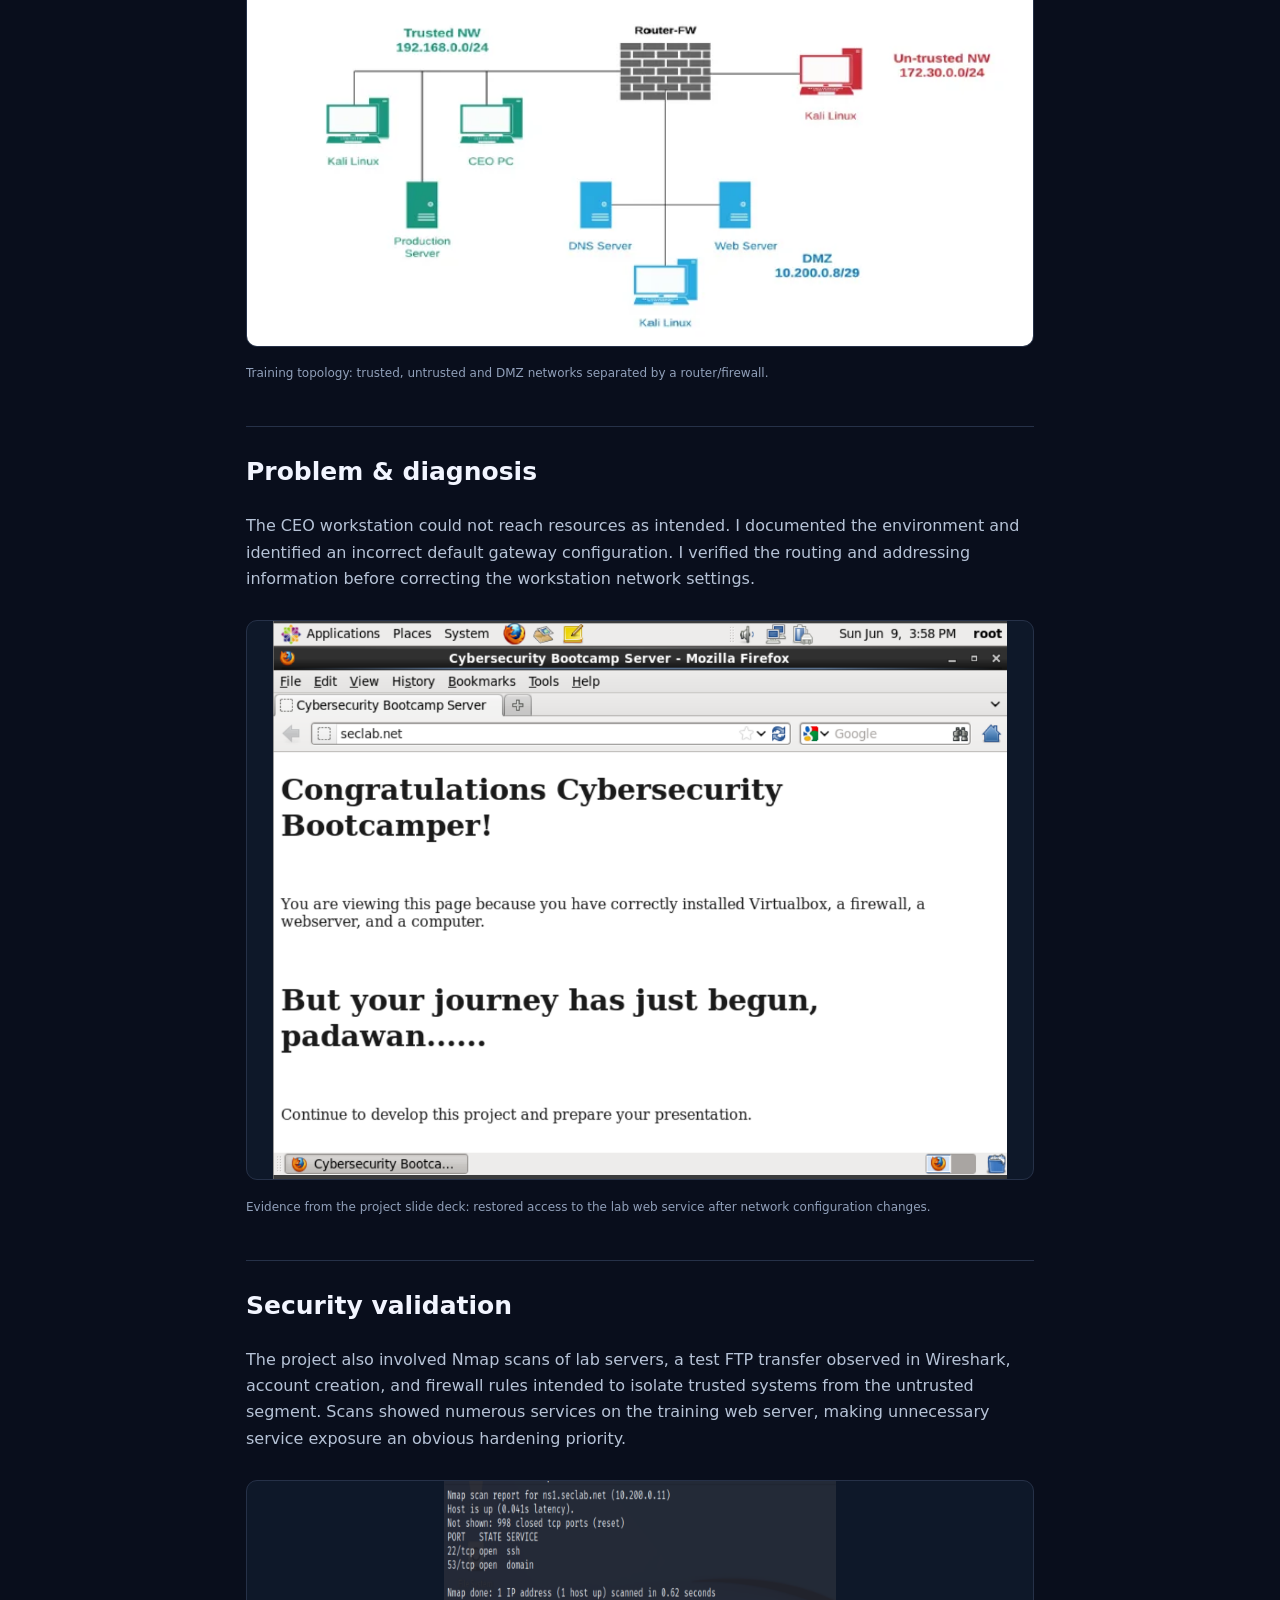
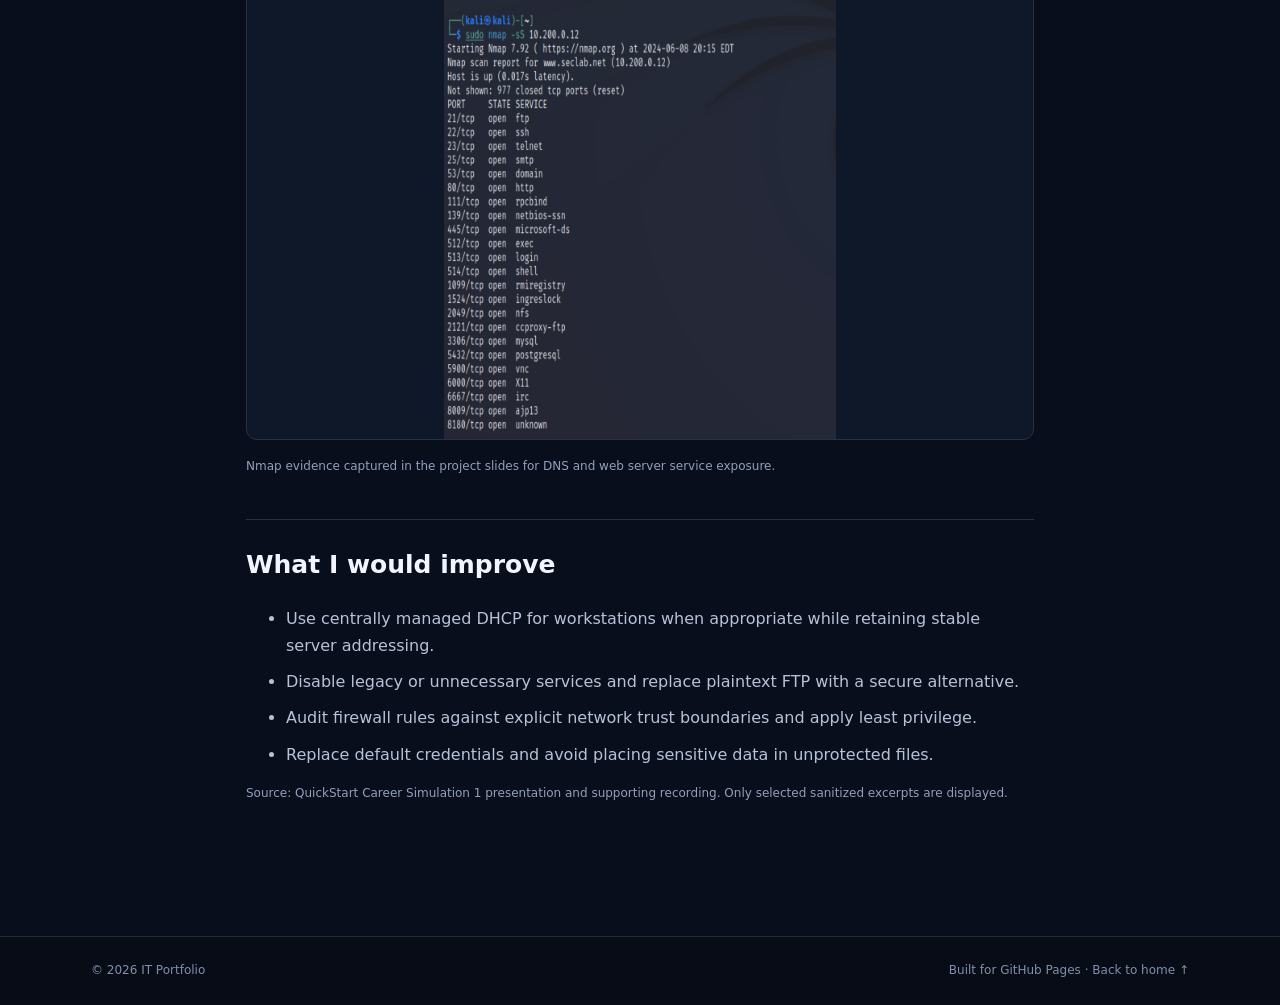
<file: projects-secure-network.html>
<!doctype html><html lang="en"><head><meta charset="utf-8"><meta name="viewport" content="width=device-width,initial-scale=1"><meta name="theme-color" content="#090e1c"><meta name="description" content="IT systems administration and cybersecurity lab portfolio."><title>Building &amp; Troubleshooting a Segmented Network | IT Portfolio</title><link rel="stylesheet" href="styles.css"></head><body><a href="#main" class="skip">Skip to content</a><header class="site-header"><div class="wrap nav"><a class="logo" href="index.html"><span class="logo-icon">&gt;_</span> IT<span class="dot">.</span></a><button id="menuButton" class="menu-toggle" aria-expanded="false" aria-controls="navLinks">Menu ☰</button><nav id="navLinks" aria-label="Main navigation"><a href="index.html#about">About</a><a href="index.html#projects">Projects</a><a href="index.html#writing">Field Notes</a><a href="index.html#credentials">Credentials</a><a class="nav-contact" href="index.html#contact">Contact ↗</a></nav></div></header><main id="main"><article class="article"><a class="back" href="index.html#projects">← Back to portfolio</a><div class="kicker">CASE STUDY 01 / NETWORKING</div><h1>Building &amp; Troubleshooting a Segmented Network</h1><p class="deck">Virtualized infrastructure and a documented gateway troubleshooting scenario from Career Simulation 1.</p><div class="tag-strip"><span>VirtualBox</span><span>pfSense</span><span>Linux</span><span>Nmap</span><span>Wireshark</span><span>FTP</span></div><div class="alert"><strong>Scope:</strong> Supervised QuickStart training simulation with preconfigured virtual machines—not a real customer network.</div><section class="case-video" aria-label="Network Troubleshooting video" style="margin:2rem 0"><h2>Video walkthrough</h2><div style="width:100%;aspect-ratio:16/9;background:#0b1220;border-radius:12px;overflow:hidden"><iframe src="https://www.youtube-nocookie.com/embed/nHDqI4I6yYU" title="Network Troubleshooting and Security" loading="lazy" referrerpolicy="strict-origin-when-cross-origin" allow="accelerometer;autoplay;clipboard-write;encrypted-media;gyroscope;picture-in-picture;web-share" allowfullscreen style="width:100%;height:100%;border:0"></iframe></div><p class="video-caption"><a href="https://youtu.be/nHDqI4I6yYU" target="_blank" rel="noopener noreferrer">Watch on YouTube</a> · Authorized virtual-network lab.</p></section><h2>Objective</h2><p>Build and validate a virtualized network with a router/firewall, CEO workstation, DNS server, web server and Kali Linux hosts. The scenario called for segmentation between trusted, untrusted and DMZ networks, while limiting physical hardware requirements.</p><figure><img loading="lazy" src="assets-segmented-lab-network.webp" alt="Training topology: trusted, untrusted and DMZ networks separated by a router/firewall."><figcaption>Training topology: trusted, untrusted and DMZ networks separated by a router/firewall.</figcaption></figure><h2>Problem & diagnosis</h2><p>The CEO workstation could not reach resources as intended. I documented the environment and identified an incorrect default gateway configuration. I verified the routing and addressing information before correcting the workstation network settings.</p><figure><img loading="lazy" src="assets-network-proof-7.png" alt="Evidence from the project slide deck: restored access to the lab web service after network configuration changes."><figcaption>Evidence from the project slide deck: restored access to the lab web service after network configuration changes.</figcaption></figure><h2>Security validation</h2><p>The project also involved Nmap scans of lab servers, a test FTP transfer observed in Wireshark, account creation, and firewall rules intended to isolate trusted systems from the untrusted segment. Scans showed numerous services on the training web server, making unnecessary service exposure an obvious hardening priority.</p><figure><img loading="lazy" src="assets-network-proof-10.png" alt="Nmap evidence captured in the project slides for DNS and web server service exposure."><figcaption>Nmap evidence captured in the project slides for DNS and web server service exposure.</figcaption></figure><h2>What I would improve</h2><ul><li>Use centrally managed DHCP for workstations when appropriate while retaining stable server addressing.</li><li>Disable legacy or unnecessary services and replace plaintext FTP with a secure alternative.</li><li>Audit firewall rules against explicit network trust boundaries and apply least privilege.</li><li>Replace default credentials and avoid placing sensitive data in unprotected files.</li></ul><p class="source-note">Source: QuickStart Career Simulation 1 presentation and supporting recording. Only selected sanitized excerpts are displayed.</p></article></main><footer><div class="wrap footer-inner"><span>© <span id="year"></span> IT Portfolio</span><span>Built for GitHub Pages · <a href="index.html">Back to home ↑</a></span></div></footer><script src="script.js"></script></body></html>
</file>
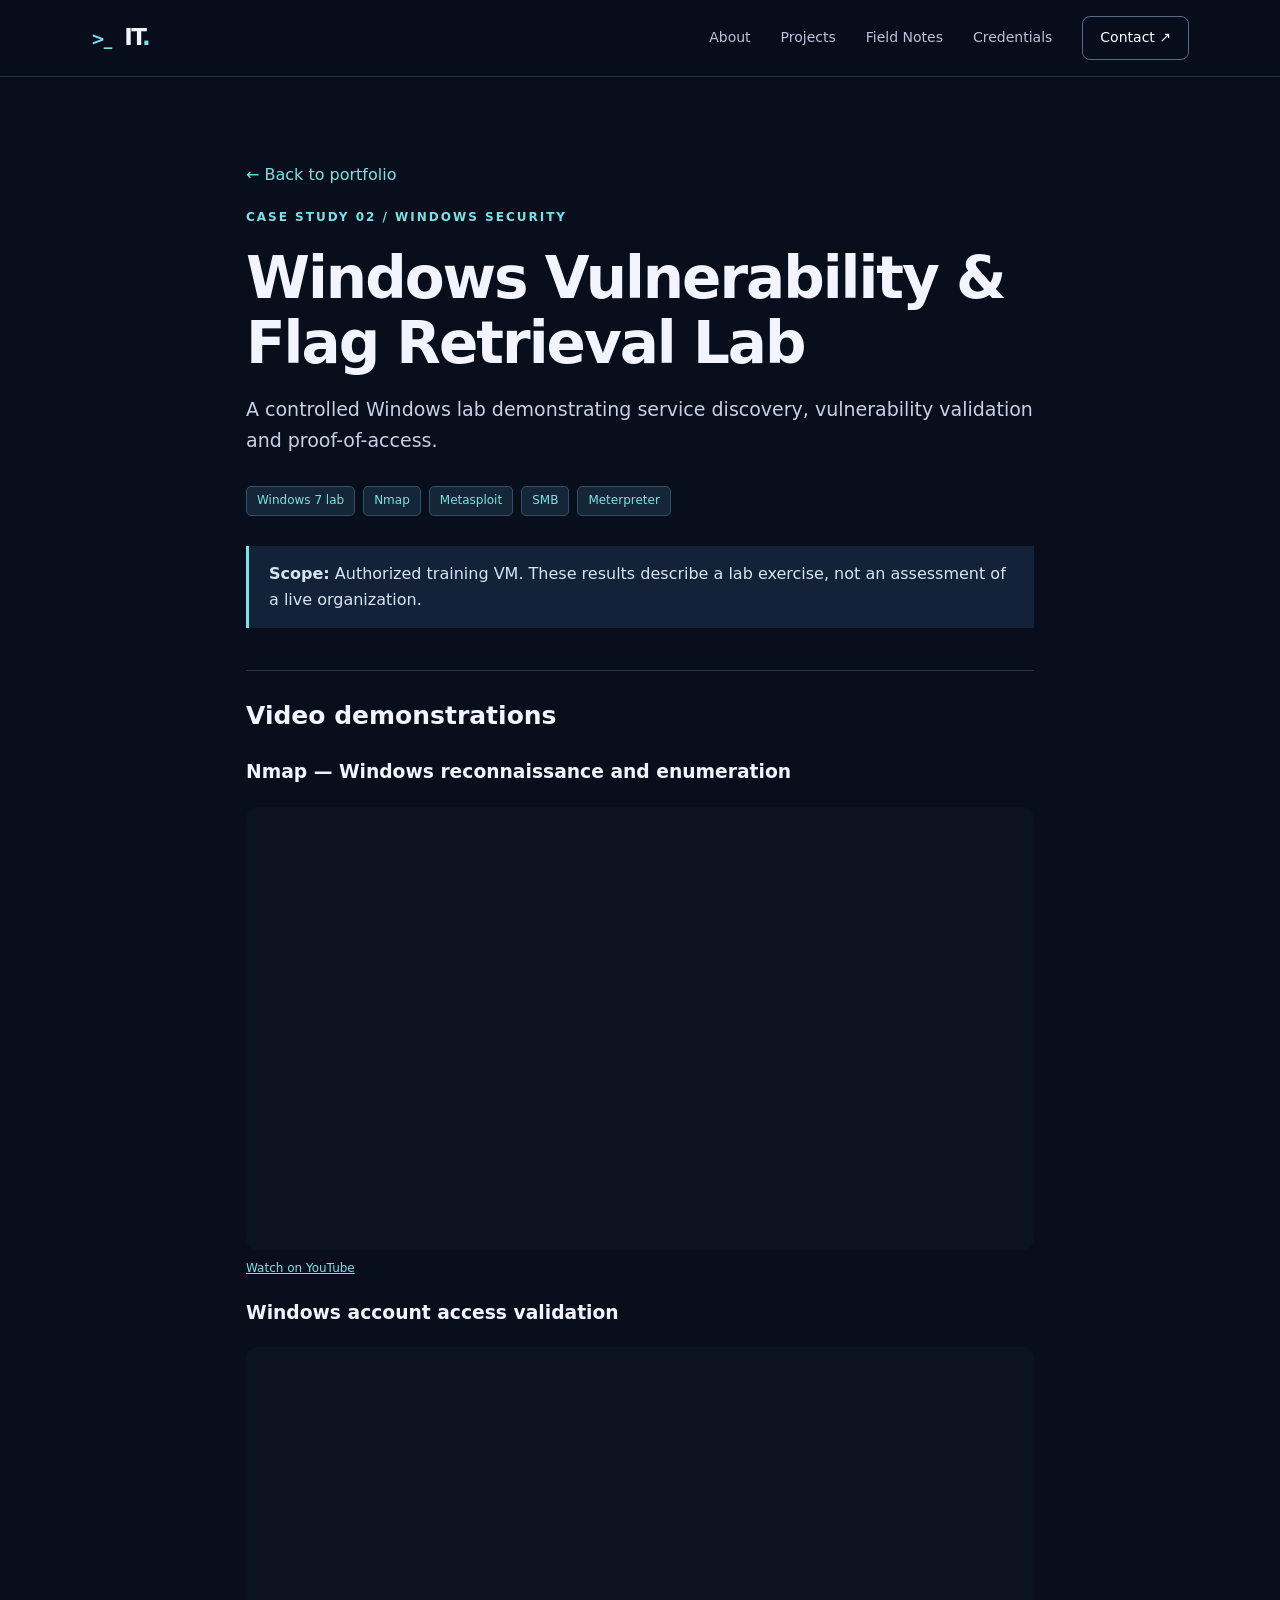
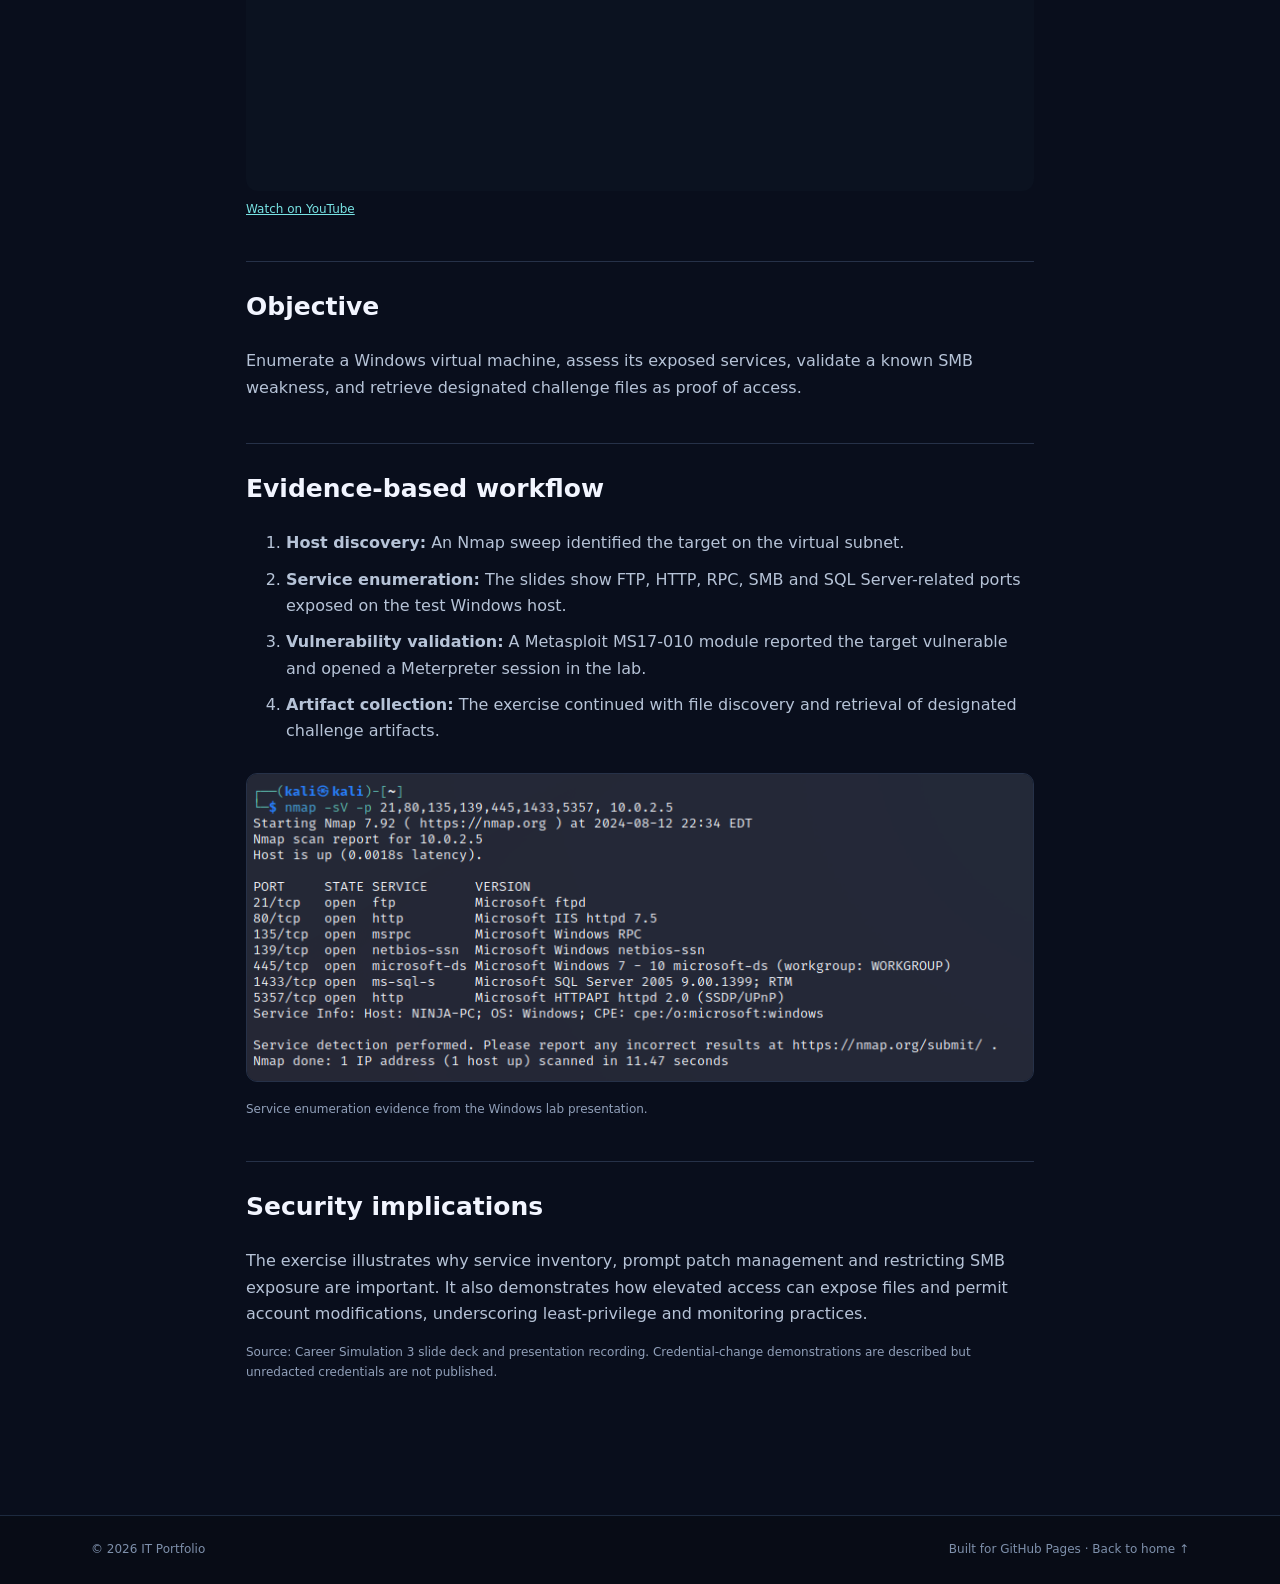
<file: projects-windows-security-lab.html>
<!doctype html><html lang="en"><head><meta charset="utf-8"><meta name="viewport" content="width=device-width,initial-scale=1"><meta name="theme-color" content="#090e1c"><meta name="description" content="IT systems administration and cybersecurity lab portfolio."><title>Windows Vulnerability &amp; Flag Retrieval Lab | IT Portfolio</title><link rel="stylesheet" href="styles.css"></head><body><a href="#main" class="skip">Skip to content</a><header class="site-header"><div class="wrap nav"><a class="logo" href="index.html"><span class="logo-icon">&gt;_</span> IT<span class="dot">.</span></a><button id="menuButton" class="menu-toggle" aria-expanded="false" aria-controls="navLinks">Menu ☰</button><nav id="navLinks" aria-label="Main navigation"><a href="index.html#about">About</a><a href="index.html#projects">Projects</a><a href="index.html#writing">Field Notes</a><a href="index.html#credentials">Credentials</a><a class="nav-contact" href="index.html#contact">Contact ↗</a></nav></div></header><main id="main"><article class="article"><a class="back" href="index.html#projects">← Back to portfolio</a><div class="kicker">CASE STUDY 02 / WINDOWS SECURITY</div><h1>Windows Vulnerability &amp; Flag Retrieval Lab</h1><p class="deck">A controlled Windows lab demonstrating service discovery, vulnerability validation and proof-of-access.</p><div class="tag-strip"><span>Windows 7 lab</span><span>Nmap</span><span>Metasploit</span><span>SMB</span><span>Meterpreter</span></div><div class="alert"><strong>Scope:</strong> Authorized training VM. These results describe a lab exercise, not an assessment of a live organization.</div><section class="case-video" style="margin:2rem 0"><h2>Video demonstrations</h2><h3>Nmap — Windows reconnaissance and enumeration</h3><div style="width:100%;aspect-ratio:16/9;background:#0b1220;border-radius:12px;overflow:hidden"><iframe src="https://www.youtube-nocookie.com/embed/J3-Y42UqP70" title="Windows Security Lab Nmap" loading="lazy" referrerpolicy="strict-origin-when-cross-origin" allow="accelerometer;autoplay;clipboard-write;encrypted-media;gyroscope;picture-in-picture;web-share" allowfullscreen style="width:100%;height:100%;border:0"></iframe></div><p class="video-caption"><a href="https://youtu.be/J3-Y42UqP70" target="_blank" rel="noopener noreferrer">Watch on YouTube</a></p><h3>Windows account access validation</h3><div style="width:100%;aspect-ratio:16/9;background:#0b1220;border-radius:12px;overflow:hidden"><iframe src="https://www.youtube-nocookie.com/embed/b1aDGu-eHzk" title="Windows Security Lab Validation" loading="lazy" referrerpolicy="strict-origin-when-cross-origin" allow="accelerometer;autoplay;clipboard-write;encrypted-media;gyroscope;picture-in-picture;web-share" allowfullscreen style="width:100%;height:100%;border:0"></iframe></div><p class="video-caption"><a href="https://youtu.be/b1aDGu-eHzk" target="_blank" rel="noopener noreferrer">Watch on YouTube</a></p></section><h2>Objective</h2><p>Enumerate a Windows virtual machine, assess its exposed services, validate a known SMB weakness, and retrieve designated challenge files as proof of access.</p><h2>Evidence-based workflow</h2><ol><li><strong>Host discovery:</strong> An Nmap sweep identified the target on the virtual subnet.</li><li><strong>Service enumeration:</strong> The slides show FTP, HTTP, RPC, SMB and SQL Server-related ports exposed on the test Windows host.</li><li><strong>Vulnerability validation:</strong> A Metasploit MS17-010 module reported the target vulnerable and opened a Meterpreter session in the lab.</li><li><strong>Artifact collection:</strong> The exercise continued with file discovery and retrieval of designated challenge artifacts.</li></ol><figure><img loading="lazy" src="assets-windows-lab-4.png" alt="Service enumeration evidence from the Windows lab presentation."><figcaption>Service enumeration evidence from the Windows lab presentation.</figcaption></figure><h2>Security implications</h2><p>The exercise illustrates why service inventory, prompt patch management and restricting SMB exposure are important. It also demonstrates how elevated access can expose files and permit account modifications, underscoring least-privilege and monitoring practices.</p><p class="source-note">Source: Career Simulation 3 slide deck and presentation recording. Credential-change demonstrations are described but unredacted credentials are not published.</p></article></main><footer><div class="wrap footer-inner"><span>© <span id="year"></span> IT Portfolio</span><span>Built for GitHub Pages · <a href="index.html">Back to home ↑</a></span></div></footer><script src="script.js"></script></body></html>
</file>
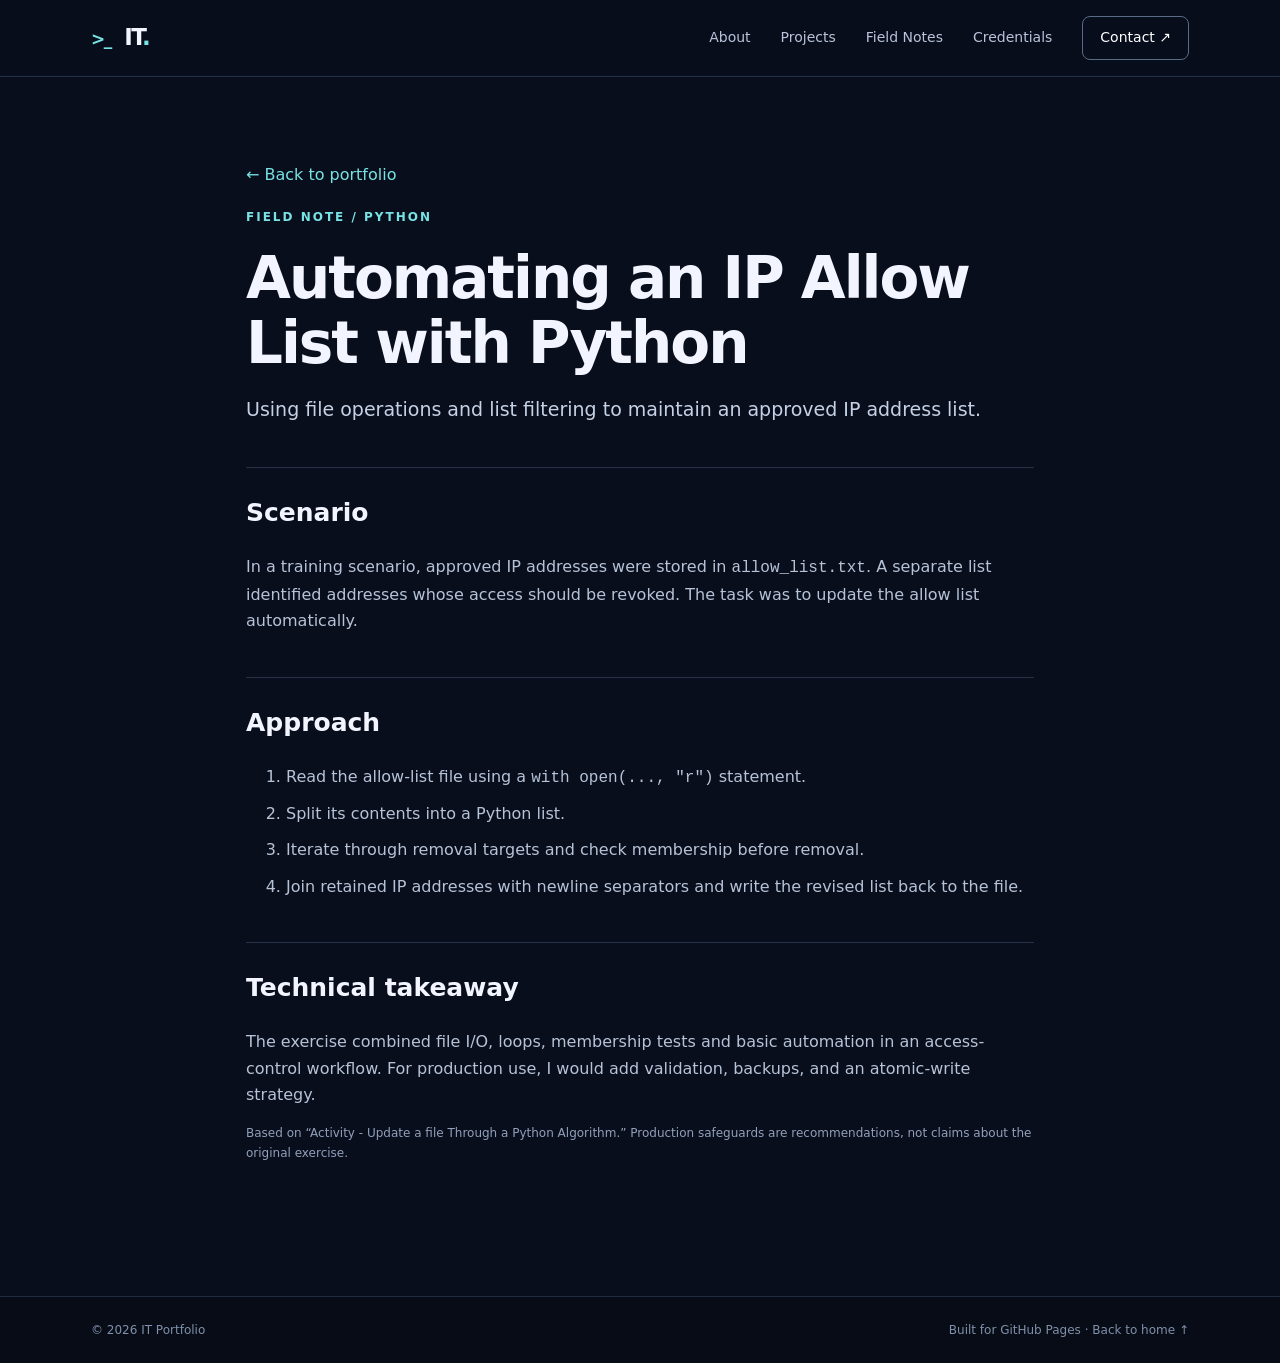
<file: python-allowlist.html>
<!doctype html><html lang="en"><head><meta charset="utf-8"><meta name="viewport" content="width=device-width,initial-scale=1"><meta name="theme-color" content="#090e1c"><meta name="description" content="IT systems administration and cybersecurity lab portfolio."><title>Automating an IP Allow List with Python | IT Portfolio</title><link rel="stylesheet" href="../styles.css"></head><body><a href="#main" class="skip">Skip to content</a><header class="site-header"><div class="wrap nav"><a class="logo" href="../index.html"><span class="logo-icon">&gt;_</span> IT<span class="dot">.</span></a><button id="menuButton" class="menu-toggle" aria-expanded="false" aria-controls="navLinks">Menu ☰</button><nav id="navLinks" aria-label="Main navigation"><a href="../index.html#about">About</a><a href="../index.html#projects">Projects</a><a href="../index.html#writing">Field Notes</a><a href="../index.html#credentials">Credentials</a><a class="nav-contact" href="../index.html#contact">Contact ↗</a></nav></div></header><main id="main"><article class="article"><a class="back" href="../index.html#projects">← Back to portfolio</a><div class="kicker">FIELD NOTE / PYTHON</div><h1>Automating an IP Allow List with Python</h1><p class="deck">Using file operations and list filtering to maintain an approved IP address list.</p><h2>Scenario</h2><p>In a training scenario, approved IP addresses were stored in <code>allow_list.txt</code>. A separate list identified addresses whose access should be revoked. The task was to update the allow list automatically.</p><h2>Approach</h2><ol><li>Read the allow-list file using a <code>with open(..., "r")</code> statement.</li><li>Split its contents into a Python list.</li><li>Iterate through removal targets and check membership before removal.</li><li>Join retained IP addresses with newline separators and write the revised list back to the file.</li></ol><h2>Technical takeaway</h2><p>The exercise combined file I/O, loops, membership tests and basic automation in an access-control workflow. For production use, I would add validation, backups, and an atomic-write strategy.</p><p class="source-note">Based on “Activity - Update a file Through a Python Algorithm.” Production safeguards are recommendations, not claims about the original exercise.</p></article></main><footer><div class="wrap footer-inner"><span>© <span id="year"></span> IT Portfolio</span><span>Built for GitHub Pages · <a href="../index.html">Back to home ↑</a></span></div></footer><script src="../script.js"></script></body></html>
</file>
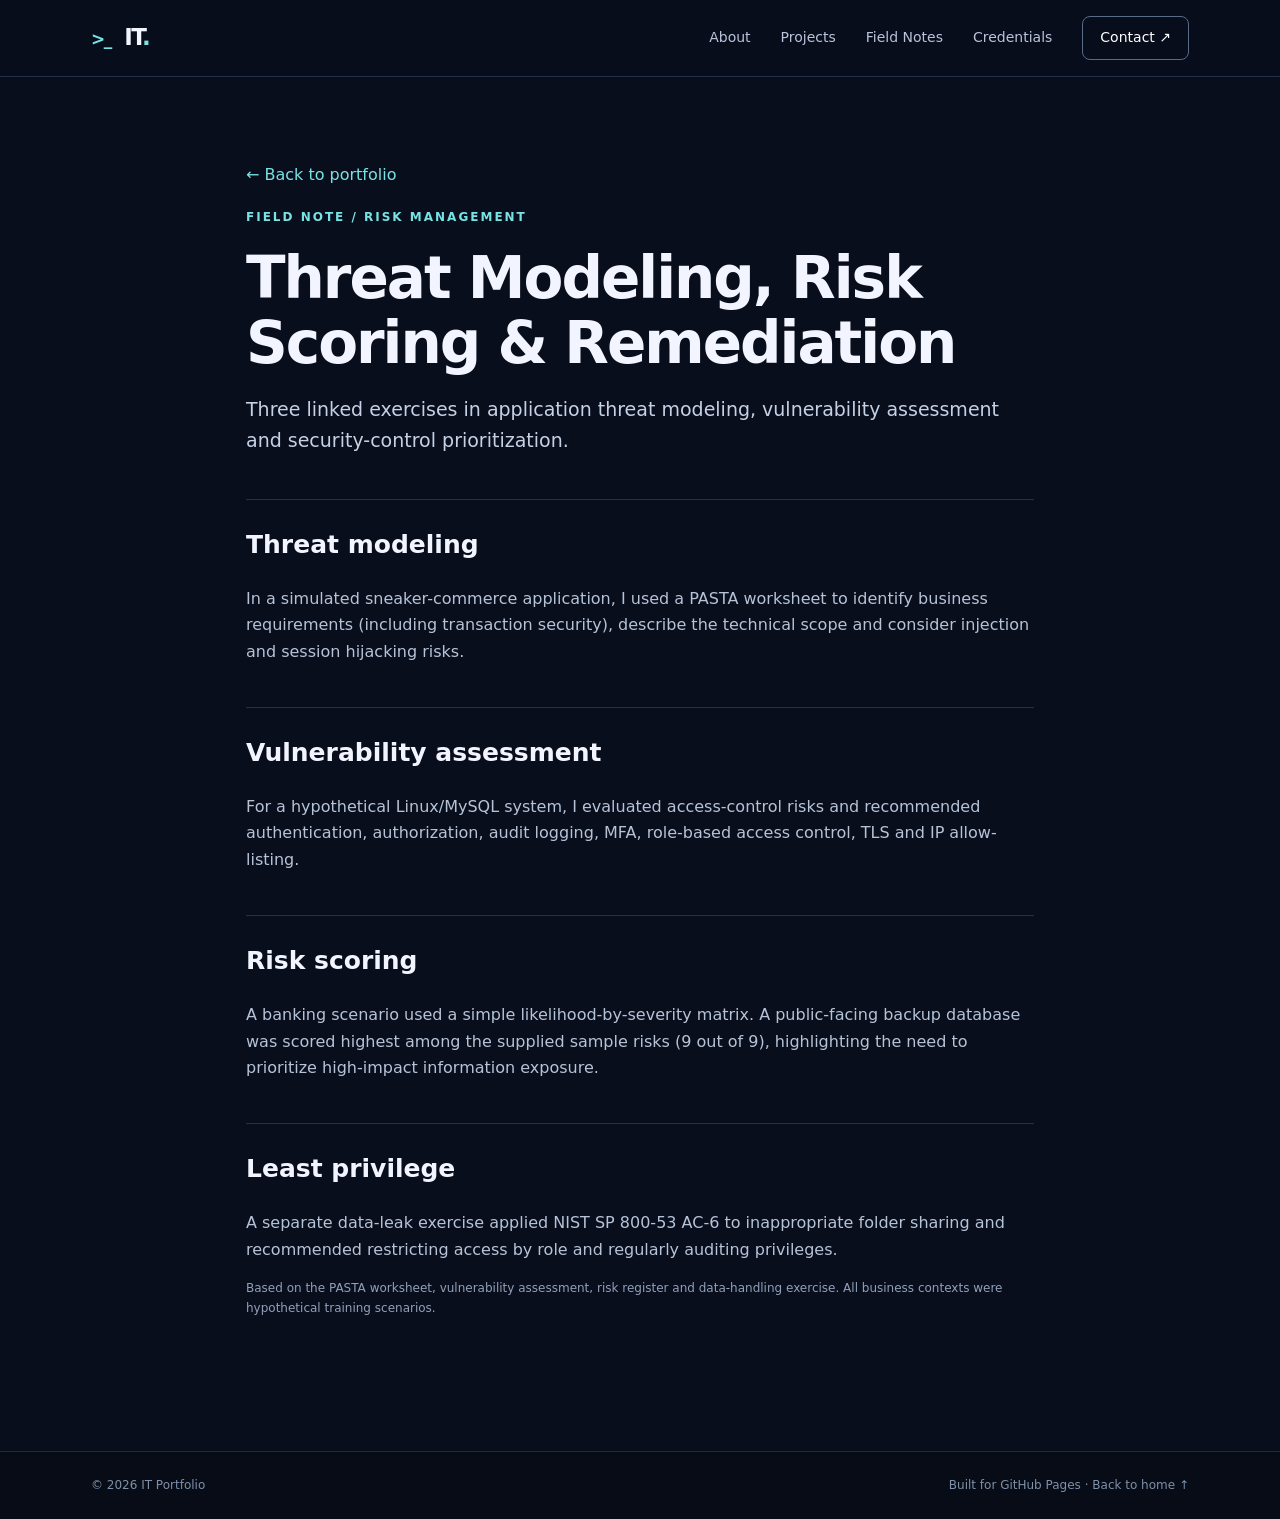
<file: risk-assessment.html>
<!doctype html><html lang="en"><head><meta charset="utf-8"><meta name="viewport" content="width=device-width,initial-scale=1"><meta name="theme-color" content="#090e1c"><meta name="description" content="IT systems administration and cybersecurity lab portfolio."><title>Threat Modeling, Risk Scoring &amp; Remediation | IT Portfolio</title><link rel="stylesheet" href="../styles.css"></head><body><a href="#main" class="skip">Skip to content</a><header class="site-header"><div class="wrap nav"><a class="logo" href="../index.html"><span class="logo-icon">&gt;_</span> IT<span class="dot">.</span></a><button id="menuButton" class="menu-toggle" aria-expanded="false" aria-controls="navLinks">Menu ☰</button><nav id="navLinks" aria-label="Main navigation"><a href="../index.html#about">About</a><a href="../index.html#projects">Projects</a><a href="../index.html#writing">Field Notes</a><a href="../index.html#credentials">Credentials</a><a class="nav-contact" href="../index.html#contact">Contact ↗</a></nav></div></header><main id="main"><article class="article"><a class="back" href="../index.html#projects">← Back to portfolio</a><div class="kicker">FIELD NOTE / RISK MANAGEMENT</div><h1>Threat Modeling, Risk Scoring &amp; Remediation</h1><p class="deck">Three linked exercises in application threat modeling, vulnerability assessment and security-control prioritization.</p><h2>Threat modeling</h2><p>In a simulated sneaker-commerce application, I used a PASTA worksheet to identify business requirements (including transaction security), describe the technical scope and consider injection and session hijacking risks.</p><h2>Vulnerability assessment</h2><p>For a hypothetical Linux/MySQL system, I evaluated access-control risks and recommended authentication, authorization, audit logging, MFA, role-based access control, TLS and IP allow-listing.</p><h2>Risk scoring</h2><p>A banking scenario used a simple likelihood-by-severity matrix. A public-facing backup database was scored highest among the supplied sample risks (9 out of 9), highlighting the need to prioritize high-impact information exposure.</p><h2>Least privilege</h2><p>A separate data-leak exercise applied NIST SP 800-53 AC-6 to inappropriate folder sharing and recommended restricting access by role and regularly auditing privileges.</p><p class="source-note">Based on the PASTA worksheet, vulnerability assessment, risk register and data-handling exercise. All business contexts were hypothetical training scenarios.</p></article></main><footer><div class="wrap footer-inner"><span>© <span id="year"></span> IT Portfolio</span><span>Built for GitHub Pages · <a href="../index.html">Back to home ↑</a></span></div></footer><script src="../script.js"></script></body></html>
</file>
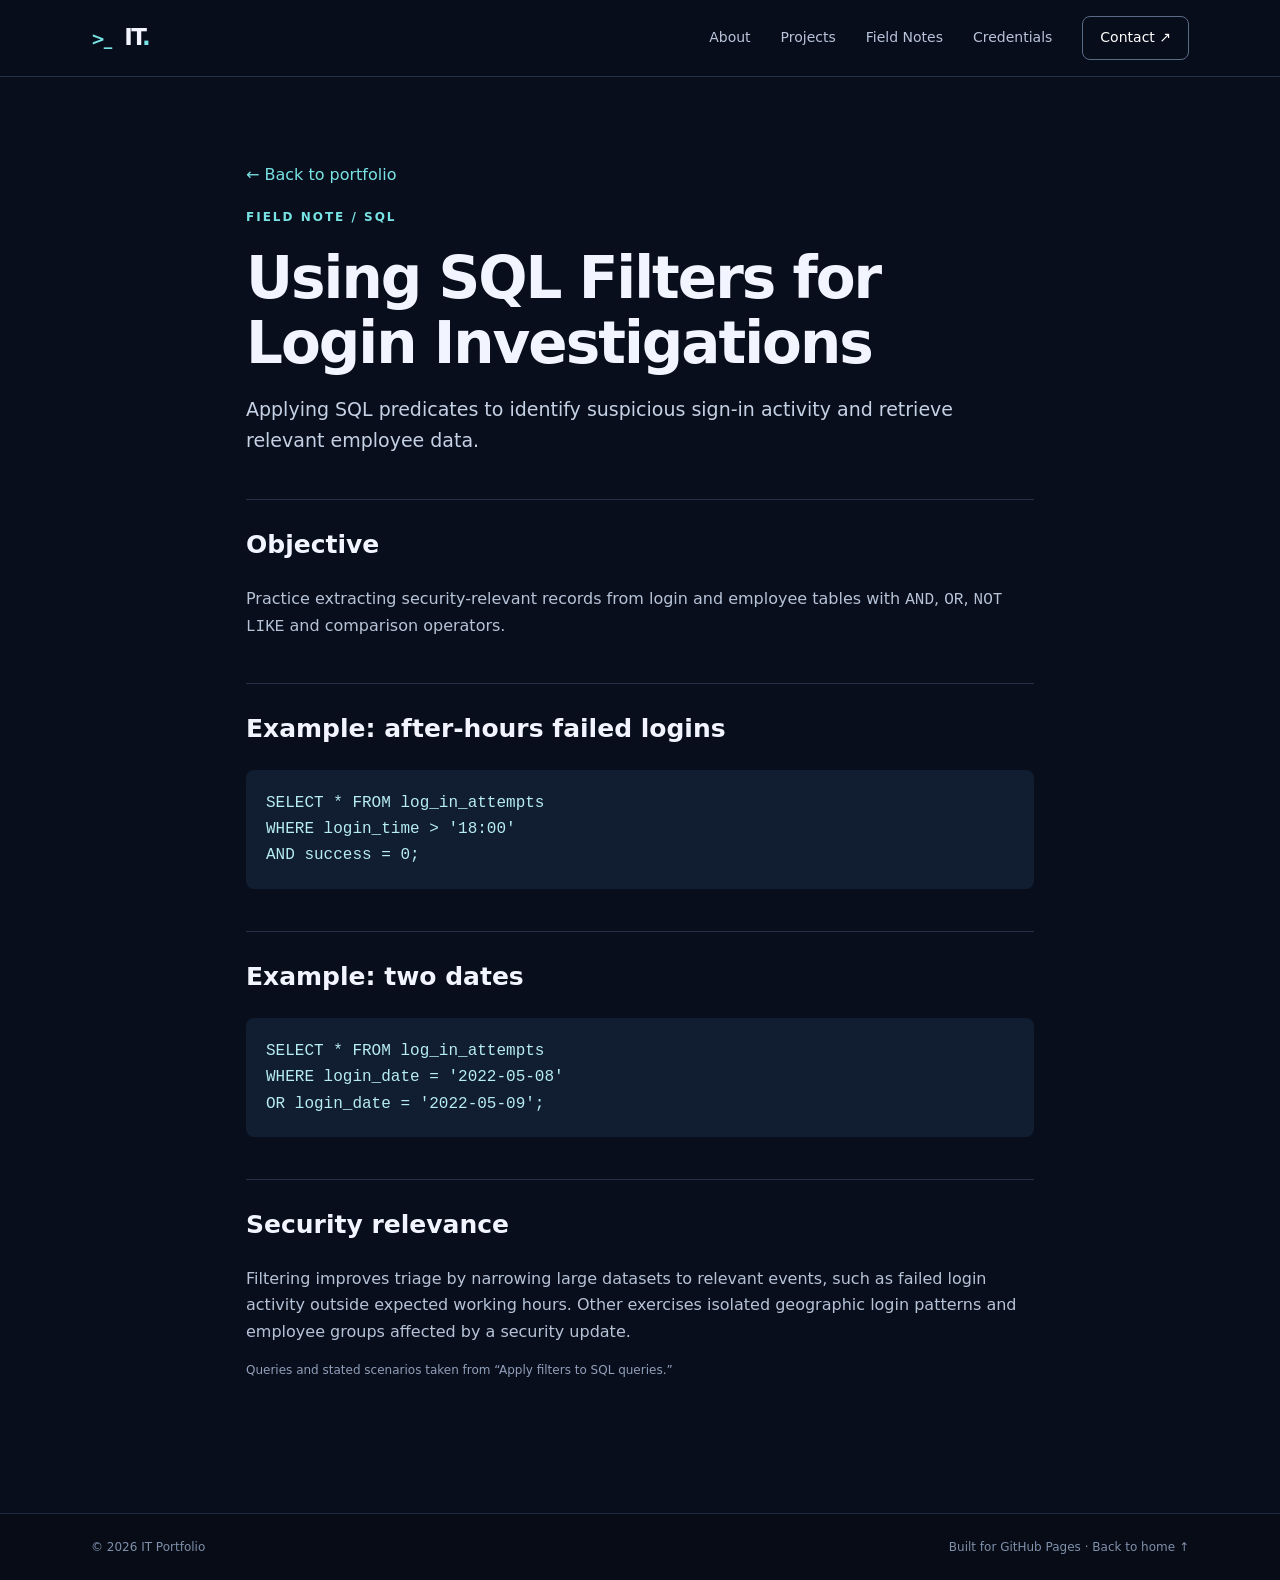
<file: sql-investigations.html>
<!doctype html><html lang="en"><head><meta charset="utf-8"><meta name="viewport" content="width=device-width,initial-scale=1"><meta name="theme-color" content="#090e1c"><meta name="description" content="IT systems administration and cybersecurity lab portfolio."><title>Using SQL Filters for Login Investigations | IT Portfolio</title><link rel="stylesheet" href="../styles.css"></head><body><a href="#main" class="skip">Skip to content</a><header class="site-header"><div class="wrap nav"><a class="logo" href="../index.html"><span class="logo-icon">&gt;_</span> IT<span class="dot">.</span></a><button id="menuButton" class="menu-toggle" aria-expanded="false" aria-controls="navLinks">Menu ☰</button><nav id="navLinks" aria-label="Main navigation"><a href="../index.html#about">About</a><a href="../index.html#projects">Projects</a><a href="../index.html#writing">Field Notes</a><a href="../index.html#credentials">Credentials</a><a class="nav-contact" href="../index.html#contact">Contact ↗</a></nav></div></header><main id="main"><article class="article"><a class="back" href="../index.html#projects">← Back to portfolio</a><div class="kicker">FIELD NOTE / SQL</div><h1>Using SQL Filters for Login Investigations</h1><p class="deck">Applying SQL predicates to identify suspicious sign-in activity and retrieve relevant employee data.</p><h2>Objective</h2><p>Practice extracting security-relevant records from login and employee tables with <code>AND</code>, <code>OR</code>, <code>NOT LIKE</code> and comparison operators.</p><h2>Example: after-hours failed logins</h2><pre><code>SELECT * FROM log_in_attempts
WHERE login_time &gt; '18:00'
AND success = 0;</code></pre><h2>Example: two dates</h2><pre><code>SELECT * FROM log_in_attempts
WHERE login_date = '2022-05-08'
OR login_date = '2022-05-09';</code></pre><h2>Security relevance</h2><p>Filtering improves triage by narrowing large datasets to relevant events, such as failed login activity outside expected working hours. Other exercises isolated geographic login patterns and employee groups affected by a security update.</p><p class="source-note">Queries and stated scenarios taken from “Apply filters to SQL queries.”</p></article></main><footer><div class="wrap footer-inner"><span>© <span id="year"></span> IT Portfolio</span><span>Built for GitHub Pages · <a href="../index.html">Back to home ↑</a></span></div></footer><script src="../script.js"></script></body></html>
</file>
<file: styles.css>
:root{--bg:#090e1c;--surface:#10182a;--surface2:#0d1425;--border:#263148;--text:#f2f5ff;--muted:#a3afc8;--cyan:#78e3e4;--violet:#958aff;--max:1150px}*{box-sizing:border-box}html{scroll-behavior:smooth;scroll-padding-top:86px}body{margin:0;background:var(--bg);color:var(--text);font:16px/1.65 system-ui,-apple-system,BlinkMacSystemFont,"Segoe UI",sans-serif}a{color:inherit;text-decoration:none}a:focus-visible,button:focus-visible{outline:3px solid var(--cyan);outline-offset:4px}.wrap{max-width:var(--max);margin:0 auto;padding-left:26px;padding-right:26px}.skip{position:absolute;left:15px;top:-60px;background:white;color:black;padding:12px;z-index:99}.skip:focus{top:10px}.site-header{position:sticky;top:0;z-index:20;background:#090e1ce8;backdrop-filter:blur(15px);border-bottom:1px solid #22304a}.nav{display:flex;align-items:center;justify-content:space-between;min-height:76px}.logo{font-size:23px;letter-spacing:-1.5px;font-weight:850}.logo-icon{font-size:17px;color:var(--cyan);margin-right:7px}.dot{color:var(--cyan)}nav{display:flex;align-items:center;gap:30px}nav a{font-size:14px;color:#b9c4da;transition:color .2s}nav a:hover,.text-link:hover{color:var(--cyan)}nav .nav-contact{padding:9px 17px;border:1px solid #596b87;color:white;border-radius:8px}.menu-toggle{display:none}.hero{padding-top:106px;padding-bottom:125px}.eyebrow,.kicker{color:var(--cyan);letter-spacing:2px;font-size:12px;font-weight:750}.eyebrow{display:flex;align-items:center;gap:12px}.live-dot{width:8px;height:8px;background:var(--cyan);border-radius:50%;box-shadow:0 0 14px var(--cyan)}.hero-grid{display:grid;grid-template-columns:1.12fr .88fr;align-items:center;gap:60px}.hero h1{font-size:clamp(45px,5.3vw,77px);line-height:1.09;letter-spacing:-3.5px;margin:23px 0 28px;font-weight:790}.gradient{color:var(--cyan)}.intro{color:var(--muted);max-width:610px;font-size:18px;line-height:1.8}.intro strong{color:white}.actions{display:flex;gap:12px;flex-wrap:wrap;margin-top:33px}.button{display:inline-flex;align-items:center;gap:20px;font-weight:700;font-size:14px;border-radius:9px;padding:13px 22px;transition:transform .15s,background .15s}.button:hover{transform:translateY(-2px)}.primary{background:var(--cyan);color:#07101e}.primary:hover{background:#a0ffff}.secondary{border:1px solid #52617a;color:#e7eaf4}.secondary:hover{background:#19233a}.hero-meta{display:flex;gap:14px;flex-wrap:wrap;margin-top:35px;color:#aabbd3;font-size:12px}.hero-meta span:not(:last-child):after{content:"·";margin-left:14px;color:var(--cyan)}.terminal{border:1px solid #354361;border-radius:15px;overflow:hidden;background:#0c1426;box-shadow:0 30px 100px #0007,0 0 55px #4761a50d;transform:rotate(1deg)}.terminal-bar{background:#19233a;border-bottom:1px solid #34415a;display:flex;justify-content:space-between;padding:15px 18px;color:#8d9db7;font:12px ui-monospace,SFMono-Regular,Consolas,monospace}.circles{display:flex;gap:6px}.circles i{display:block;width:9px;height:9px;background:#6b7895;border-radius:50%}.circles i:first-child{background:#ef797c}.circles i:nth-child(2){background:#f4c367}.circles i:nth-child(3){background:#6bd0a4}.terminal-body{padding:22px 28px 30px;font:13px/1.75 ui-monospace,SFMono-Regular,Consolas,monospace}.terminal-body p{margin:0 0 9px}.prompt,.folders{color:var(--cyan)}.cmd{color:#e0e6f6}.output{padding-left:21px;color:#9ba9c4;margin-bottom:22px!important}.cursor{display:inline-block;background:var(--cyan);height:15px;width:8px;vertical-align:middle}.section{padding:105px 0}.section.alt{background:var(--surface2);border-top:1px solid #1a2942;border-bottom:1px solid #1a2942}.section-layout{display:grid;grid-template-columns:1fr 1fr;gap:88px}.section h2{font-size:clamp(35px,4vw,53px);line-height:1.14;letter-spacing:-1.8px;margin:17px 0 25px}.body-copy p{margin:0 0 18px;color:#b9c3d7;font-size:17px;line-height:1.85}.pill-row{display:flex;gap:9px;flex-wrap:wrap;margin-top:26px}.pill-row span{border:1px solid #3c4b63;border-radius:6px;color:#ccd6e7;padding:6px 10px;font-size:12px}.section-top{display:flex;align-items:end;justify-content:space-between;margin-bottom:40px}.section-top h2{margin-bottom:12px}.muted{color:var(--muted);max-width:700px;margin:0}.section-index{color:#65748f;font-size:12px;letter-spacing:2px;white-space:nowrap}.card-grid{display:grid;grid-template-columns:repeat(3,minmax(0,1fr));gap:20px}.project-card{border:1px solid #303b52;border-radius:12px;overflow:hidden;background:#11192a;display:flex;flex-direction:column;transition:transform .2s,border-color .2s}.project-card:hover{transform:translateY(-5px);border-color:#77dfe0}.project-visual{height:174px;display:flex;align-items:center;justify-content:center;border-bottom:1px solid #2b3b54;overflow:hidden}.visual-one{background:radial-gradient(circle at 70% 30%,#25475c,#10192c 64%)}.visual-code{font:14px/2 ui-monospace,monospace;color:#b9fafa;background:#080f1ab8;border:1px solid #2c6070;border-radius:8px;padding:13px 20px;transform:rotate(-4deg)}.visual-code span{color:#75aab8}.visual-two{background:radial-gradient(circle at 50% 50%,#1b3d5d,#10192c 70%)}.network-diagram{display:flex;align-items:center;gap:4px;color:#79e3e4;font:11px ui-monospace,monospace}.network-diagram span{border:1px solid #69c9db;padding:14px 9px;border-radius:5px;background:#122e4a}.network-diagram b{font-size:16px}.visual-three{background:radial-gradient(circle at 50% 20%,#2c315b,#111a2b 70%)}.grid-lines{display:grid;grid-template-columns:1fr 1fr;gap:13px;transform:rotate(-7deg)}.grid-lines span{color:#bab1ff;border:1px solid #6563b2;border-radius:6px;background:#171b38;padding:8px 25px;font:13px ui-monospace,monospace}.card-content{padding:25px;display:flex;flex-direction:column;flex:1}.tag-row{display:flex;justify-content:space-between;gap:8px;flex-wrap:wrap;color:var(--cyan);font-size:10px;font-weight:800;letter-spacing:1.1px}.tag-row .sample{color:#c9b18e}.card-content h3{font-size:21px;line-height:1.28;letter-spacing:-.5px;margin:19px 0 10px}.card-content p{color:var(--muted);font-size:14px;margin:0 0 24px;flex:1}.text-link{font-size:14px;font-weight:700}.text-link span{margin-left:6px}.notes-list{border-top:1px solid var(--border)}.notes-list a{padding:25px 5px;display:grid;grid-template-columns:85px 1fr 30px;align-items:center;border-bottom:1px solid var(--border);transition:background .2s}.notes-list a:hover{background:#162139}.note-number{color:var(--cyan);font:13px ui-monospace,monospace}.note-title{font-size:20px;font-weight:650}.note-title small{display:block;color:var(--muted);font-size:13px;font-weight:400;margin-top:4px}.arrow{color:var(--cyan);font-size:23px}.credential-stack{display:grid;gap:16px}.credential{display:flex;gap:18px;align-items:center;border:1px solid var(--border);padding:20px;border-radius:10px;background:#10192a}.credential-icon{height:52px;min-width:52px;display:grid;place-items:center;background:#203347;border:1px solid #3b6979;border-radius:10px;color:var(--cyan);font:800 14px ui-monospace,monospace}.credential h3{margin:0 0 3px;font-size:18px}.credential p{margin:0;color:var(--muted);font-size:13px}.credential small{color:#7697ab}.contact-section{background:radial-gradient(ellipse at 75% 30%,#173b51,#0a1324 60%);border-top:1px solid #264252}.contact-section p{color:#b0bfd2;max-width:600px;font-size:17px}.contact-note{font-size:12px!important;margin-top:22px}footer{background:#080c16;border-top:1px solid #1d2a3f}.footer-inner{display:flex;justify-content:space-between;flex-wrap:wrap;gap:20px;padding-top:24px;padding-bottom:24px;font-size:12px;color:#7e90ab}.footer-inner a:hover{color:var(--cyan)}.article{max-width:800px;margin:0 auto;padding:85px 26px 120px}.article h1{font-size:clamp(36px,5vw,58px);line-height:1.12;letter-spacing:-2px;margin:18px 0}.article h2{font-size:25px;margin-top:42px}.article p,.article li{color:#b6c3d7}.article .alert{border-left:3px solid var(--cyan);background:#132238;padding:15px 20px;color:#d6e6f1;margin:30px 0}.article a{color:var(--cyan);text-decoration:underline}.article pre{overflow-x:auto;background:#111d30;padding:20px;border-radius:8px;color:#b6ecf4}.article .video-placeholder{border:1px dashed #506781;aspect-ratio:16/9;display:grid;place-items:center;color:var(--muted);background:#101b2c;border-radius:10px;text-align:center;padding:20px}.article .back{display:inline-block;margin-bottom:20px;text-decoration:none}.article .back:hover{color:white}@media(max-width:900px){.hero-grid{grid-template-columns:1fr;gap:45px}.hero{padding-top:75px}.terminal{max-width:570px;transform:none}.card-grid{grid-template-columns:1fr 1fr}.section-layout{gap:42px}}@media(max-width:640px){.wrap{padding-left:20px;padding-right:20px}.hero{padding-top:64px;padding-bottom:80px}.hero h1{letter-spacing:-2px}.intro{font-size:16px}.section{padding:75px 0}.section-layout{grid-template-columns:1fr;gap:15px}.card-grid{grid-template-columns:1fr}.section-index{display:none}.menu-toggle{display:block;border:1px solid #3b5068;border-radius:7px;background:none;color:white;padding:8px 12px}nav{display:none;position:absolute;top:76px;left:0;right:0;background:#10182a;border-bottom:1px solid #344057;padding:20px;flex-direction:column;align-items:stretch;gap:16px}nav.open{display:flex}.hero-meta{gap:8px}.hero-meta span:not(:last-child):after{margin-left:8px}.notes-list a{grid-template-columns:48px 1fr 20px}.note-title{font-size:16px}.terminal-body{font-size:12px;padding:18px}.contact-section h2{font-size:37px}}

.card-image-link{display:block;overflow:hidden;height:205px;background:#111c2c;border-bottom:1px solid var(--border)}.card-image-link img{width:100%;height:100%;object-fit:cover;transition:transform .25s}.project-card:hover .card-image-link img{transform:scale(1.035)}.done{color:#91d8ad!important}.article{max-width:840px}.article .deck{font-size:19px;color:#c5d1e4;margin:0 0 29px}.article figure{margin:28px 0}.article figure img{width:100%;height:auto;max-height:560px;object-fit:contain;background:#0e1829;border-radius:11px;border:1px solid var(--border)}.article figcaption,.video-caption,.source-note{font-size:12px!important;color:#91a0ba!important;margin-top:9px}.article .tag-strip{display:flex;gap:8px;flex-wrap:wrap;margin:24px 0}.tag-strip span{font-size:12px;color:var(--cyan);background:#142637;border:1px solid #325067;border-radius:5px;padding:4px 10px}.article h2{border-top:1px solid var(--border);padding-top:24px}.media-video{margin:24px 0 35px}.video-cover{aspect-ratio:16/9;background-size:cover;background-position:center;display:flex;flex-direction:column;justify-content:center;align-items:center;border:1px solid #425671;border-radius:12px;text-align:center;gap:12px;padding:30px}.video-cover strong{font-size:22px;color:white}.video-cover small{font-size:13px;max-width:330px;color:#d7e5f2}.play-icon{display:grid;place-items:center;width:64px;height:64px;border-radius:100%;background:#78e3e4;color:#07131f;font-size:23px}.article pre code{white-space:pre}.article .back{color:#78e3e4}.article ol li,.article ul li{margin-bottom:10px}@media(max-width:650px){.card-image-link{height:190px}.video-cover strong{font-size:18px}}
/* Entire case study tile acts as a link, including for keyboard users. */
a.project-card{color:inherit;text-decoration:none;cursor:pointer}
a.project-card:focus-visible{outline:3px solid var(--cyan);outline-offset:5px;border-color:var(--cyan)}
a.project-card:hover .text-link,a.project-card:focus-visible .text-link{color:var(--cyan)}
a.project-card:active{transform:translateY(-2px)}
</file>
